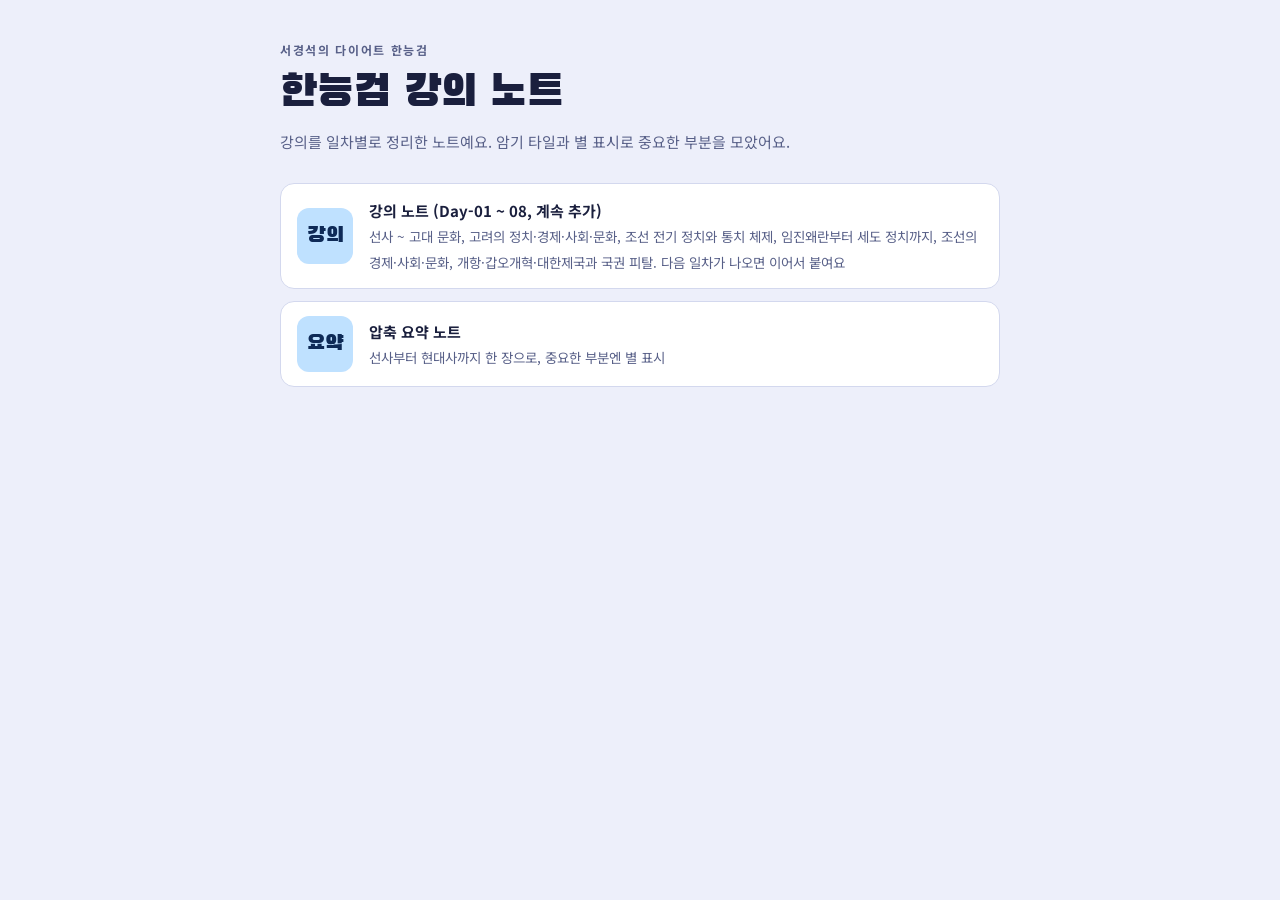
<file: index.html>
<!doctype html>
<html lang="ko">
<head>
<meta charset="utf-8">
<meta name="viewport" content="width=device-width, initial-scale=1">
<title>한능검 강의 노트</title>
<link rel="stylesheet" href="https://fonts.googleapis.com/css2?family=Black+Han+Sans&family=Noto+Sans+KR:wght@400;500;700&display=swap">
<style>
:root{--bg:#EDEFFA;--surface:#fff;--fg:#1A1F3D;--muted:#586088;--line:#D3D8EE;--accent:#3446C9;--tile:#BFE1FF;--tile-fg:#0E2A57;color-scheme:light}
*{box-sizing:border-box}
body{margin:0;background:var(--bg);color:var(--fg);font:15px/1.7 "Noto Sans KR","Apple SD Gothic Neo","Malgun Gothic",sans-serif;padding:40px max(16px,env(safe-area-inset-right,0px)) 56px max(16px,env(safe-area-inset-left,0px))}
main{max-width:720px;margin:0 auto}
.eyebrow{font-size:12px;letter-spacing:.14em;color:var(--muted);font-weight:700}
h1{font:400 clamp(30px,7vw,44px)/1.25 "Black Han Sans","Noto Sans KR",sans-serif;margin:6px 0 8px}
p{margin:0;color:var(--muted)}
ul{list-style:none;padding:0;margin:28px 0 0;display:grid;gap:12px}
a.day{display:flex;align-items:center;gap:16px;background:var(--surface);border:1px solid var(--line);border-radius:14px;padding:14px 16px;text-decoration:none;color:var(--fg)}
a.day:hover,a.day:focus-visible{border-color:var(--accent);outline:none}
.n{flex:none;width:56px;height:56px;border-radius:12px;background:var(--tile);color:var(--tile-fg);display:grid;place-items:center;font:400 22px/1 "Black Han Sans","Noto Sans KR",sans-serif}
.t{font-weight:700}.d{font-size:13.5px;color:var(--muted)}
</style>
</head>
<body>
<main>
  <div class="eyebrow">서경석의 다이어트 한능검</div>
  <h1>한능검 강의 노트</h1>
  <p>강의를 일차별로 정리한 노트예요. 암기 타일과 별 표시로 중요한 부분을 모았어요.</p>
  <ul>
    <li><a class="day" href="day01/"><span class="n">강의</span><span><span class="t">강의 노트 (Day-01 ~ 08, 계속 추가)</span><br><span class="d">선사 ~ 고대 문화, 고려의 정치·경제·사회·문화, 조선 전기 정치와 통치 체제, 임진왜란부터 세도 정치까지, 조선의 경제·사회·문화, 개항·갑오개혁·대한제국과 국권 피탈. 다음 일차가 나오면 이어서 붙여요</span></span></a></li>
    <li><a class="day" href="summary/"><span class="n">요약</span><span><span class="t">압축 요약 노트</span><br><span class="d">선사부터 현대사까지 한 장으로, 중요한 부분엔 별 표시</span></span></a></li>
  </ul>
</main>
</body>
</html>
</file>
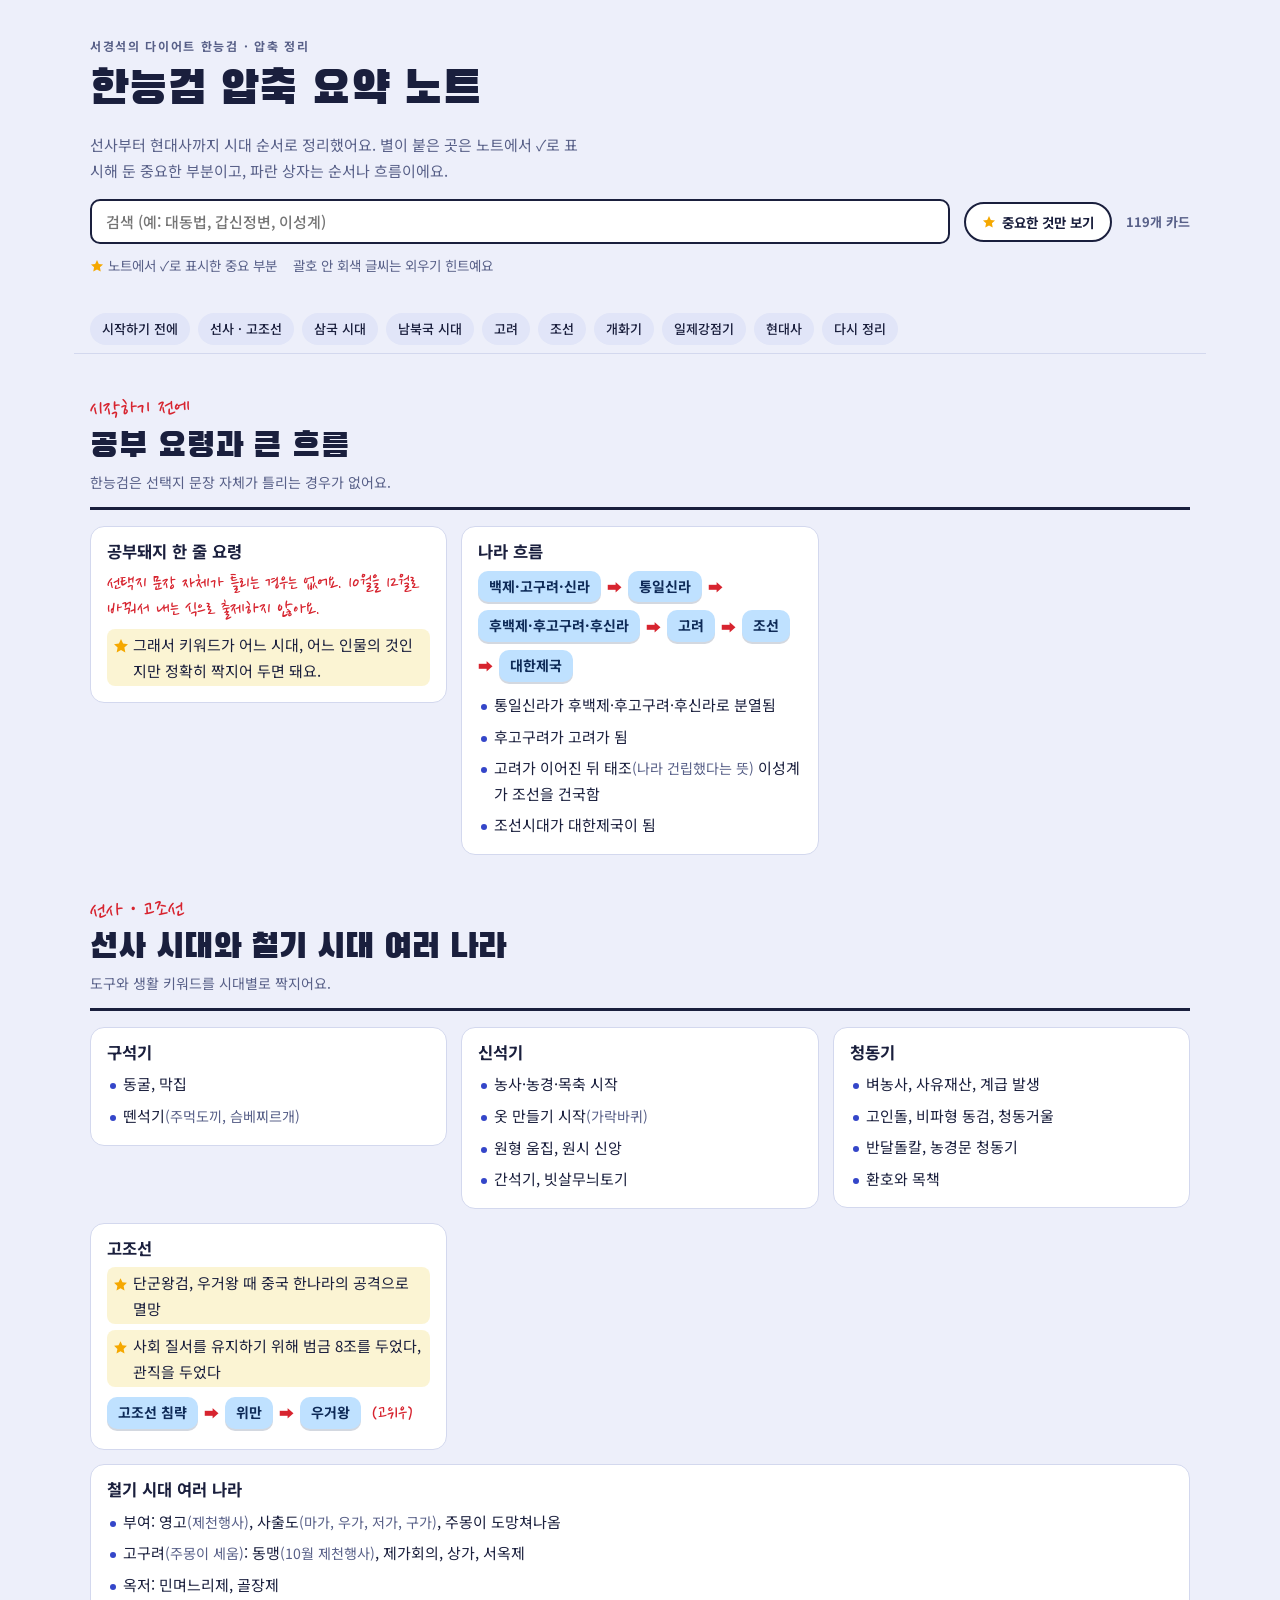
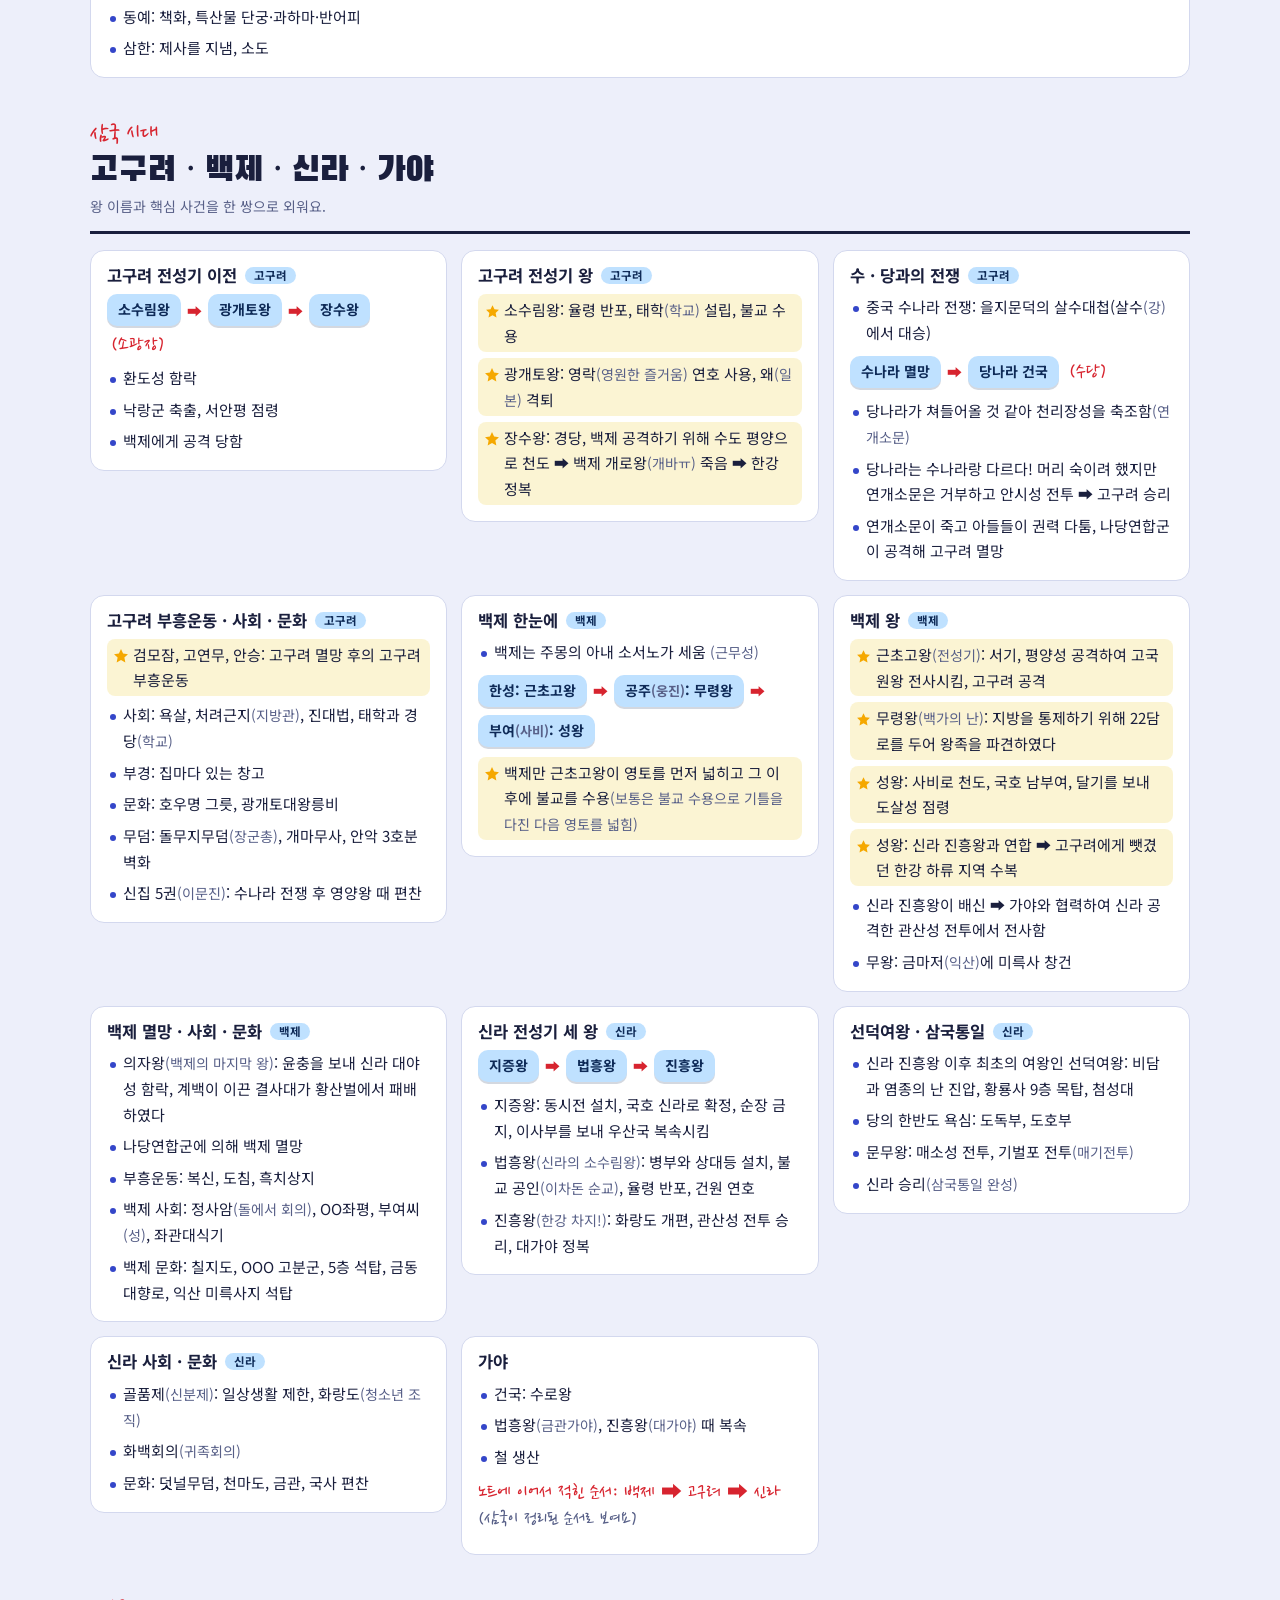
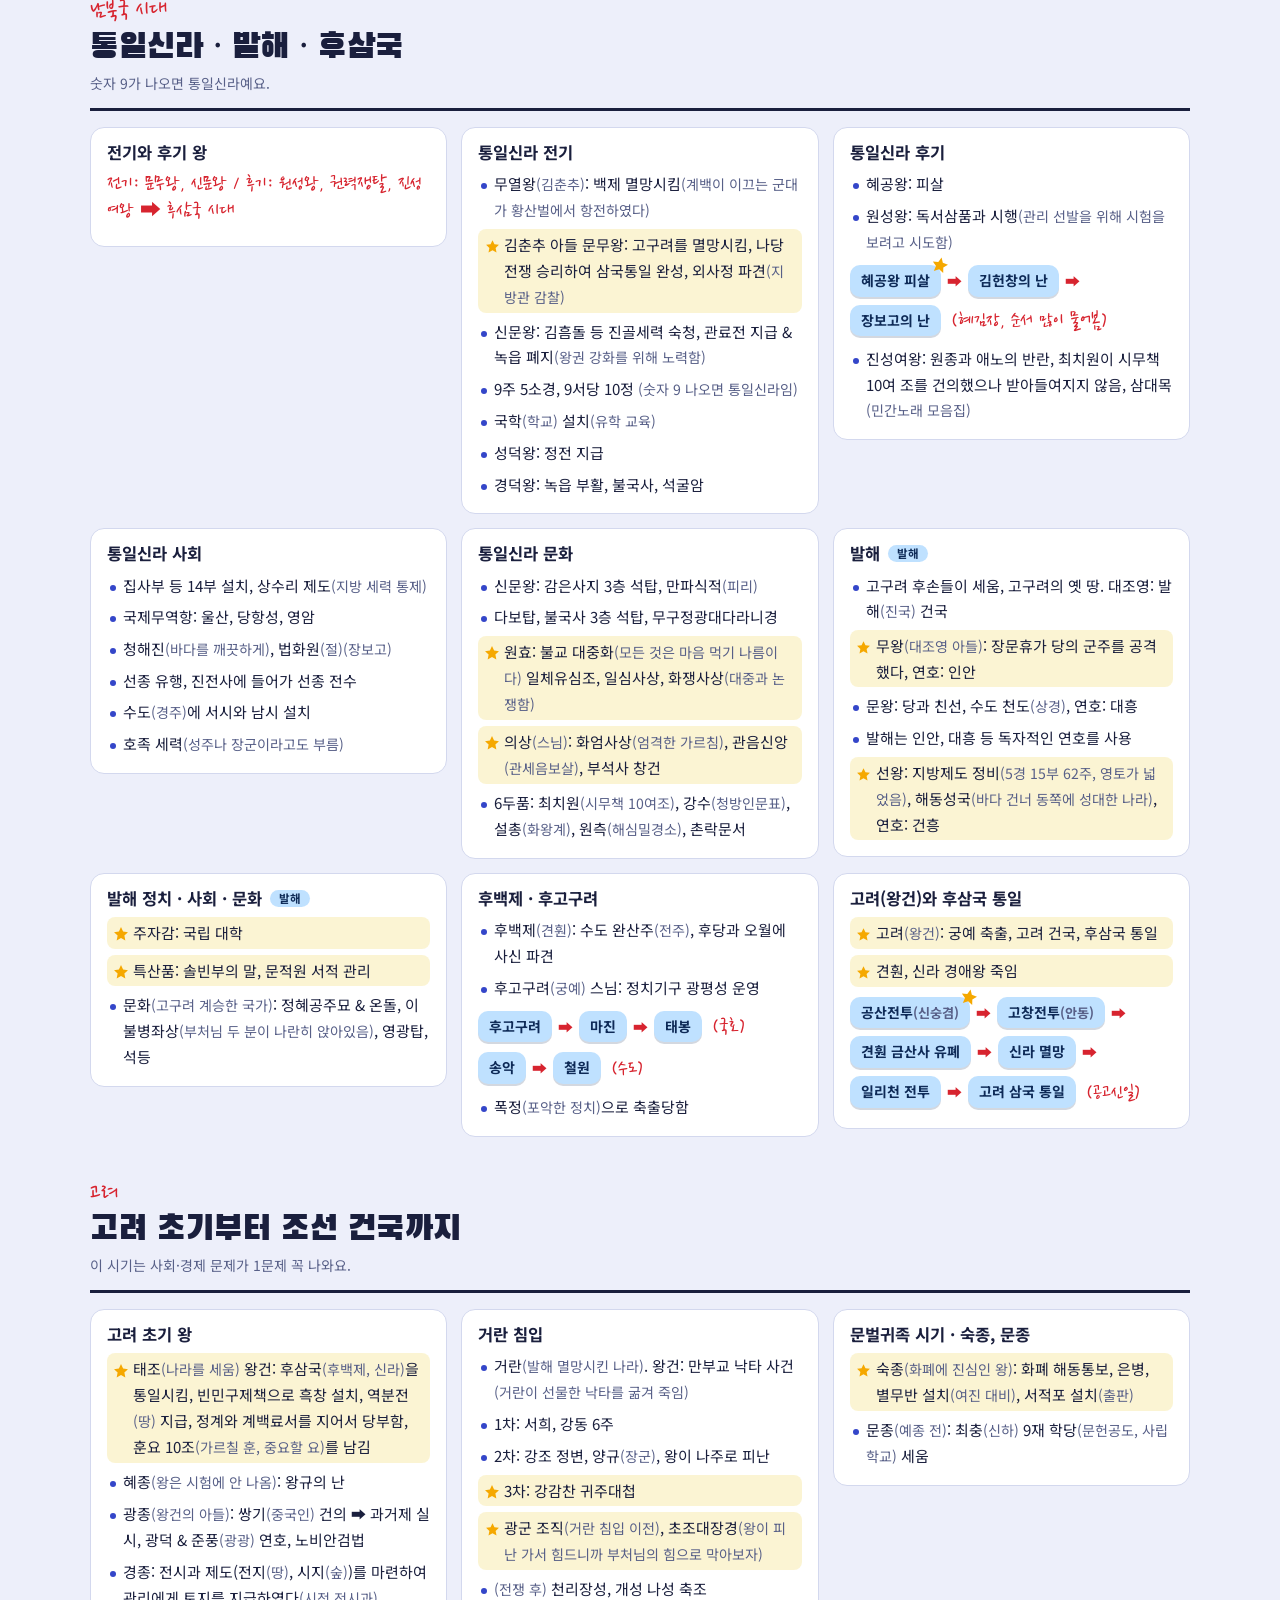
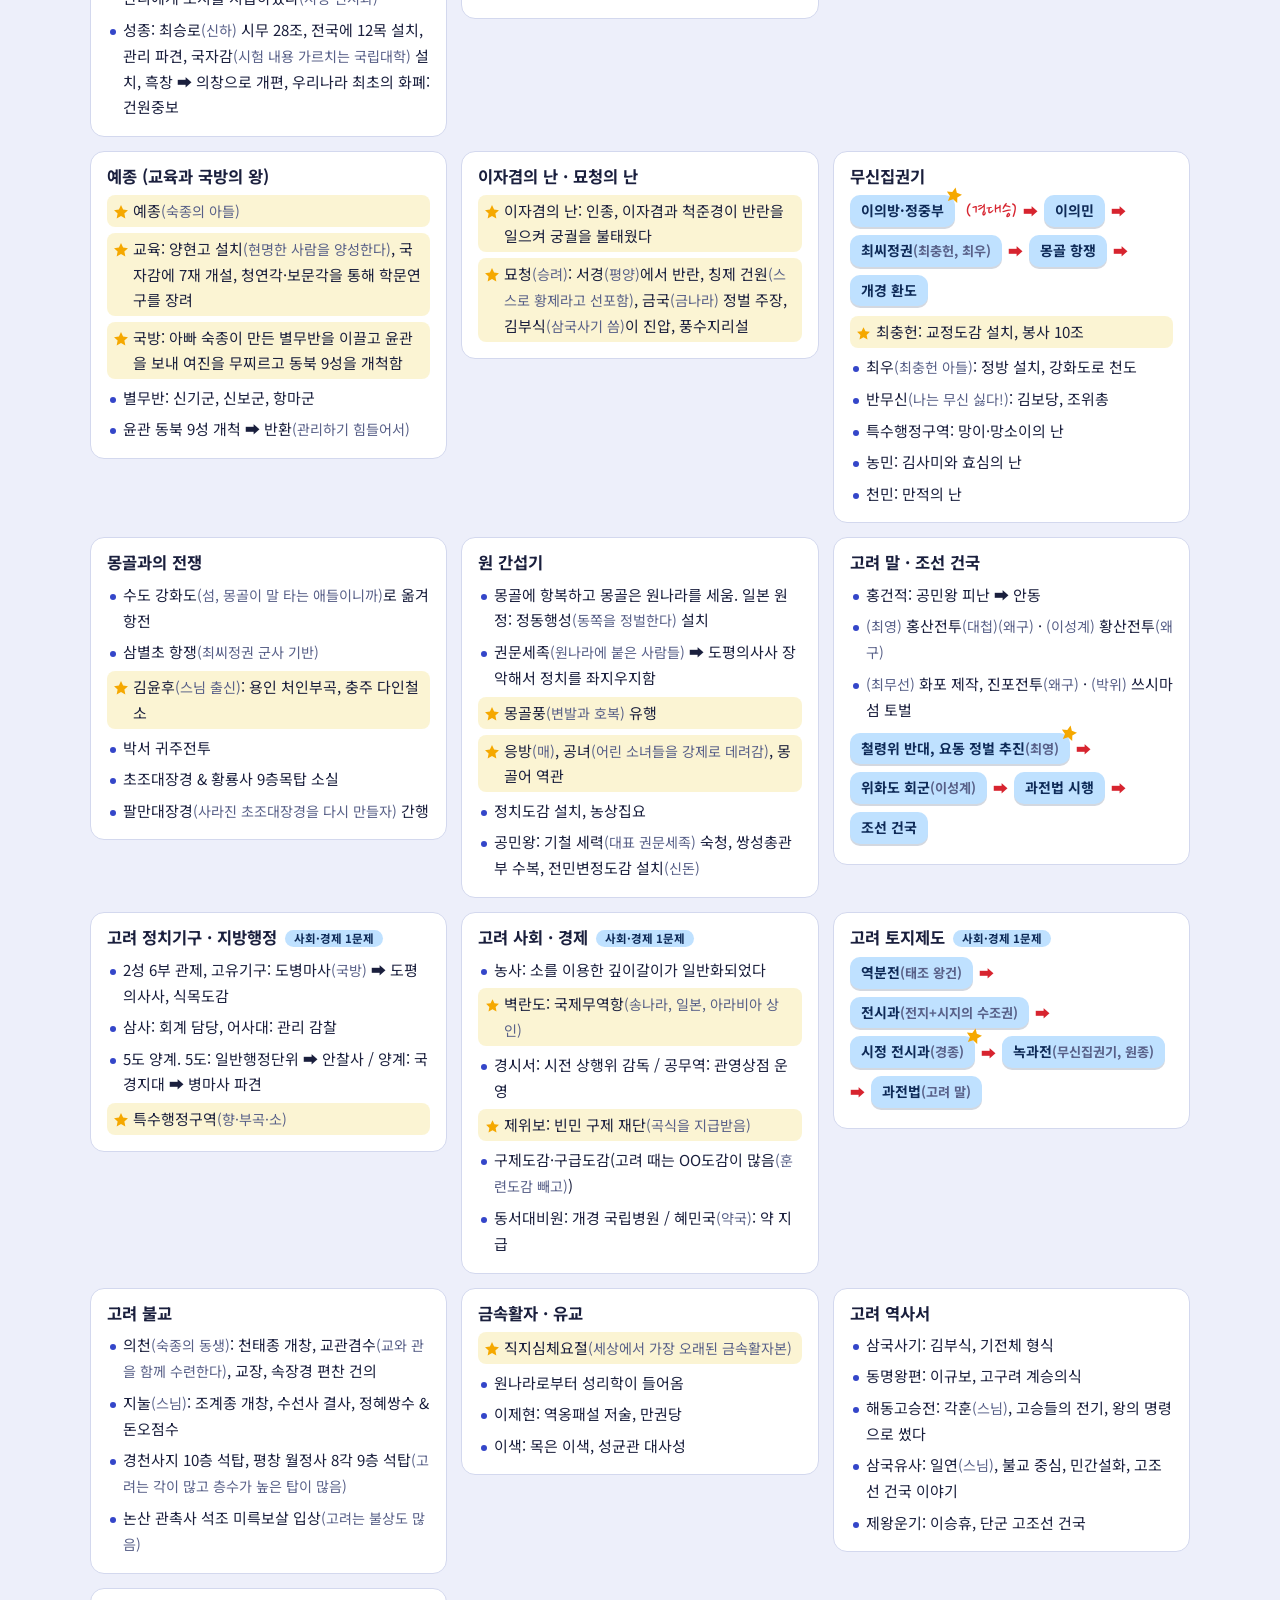
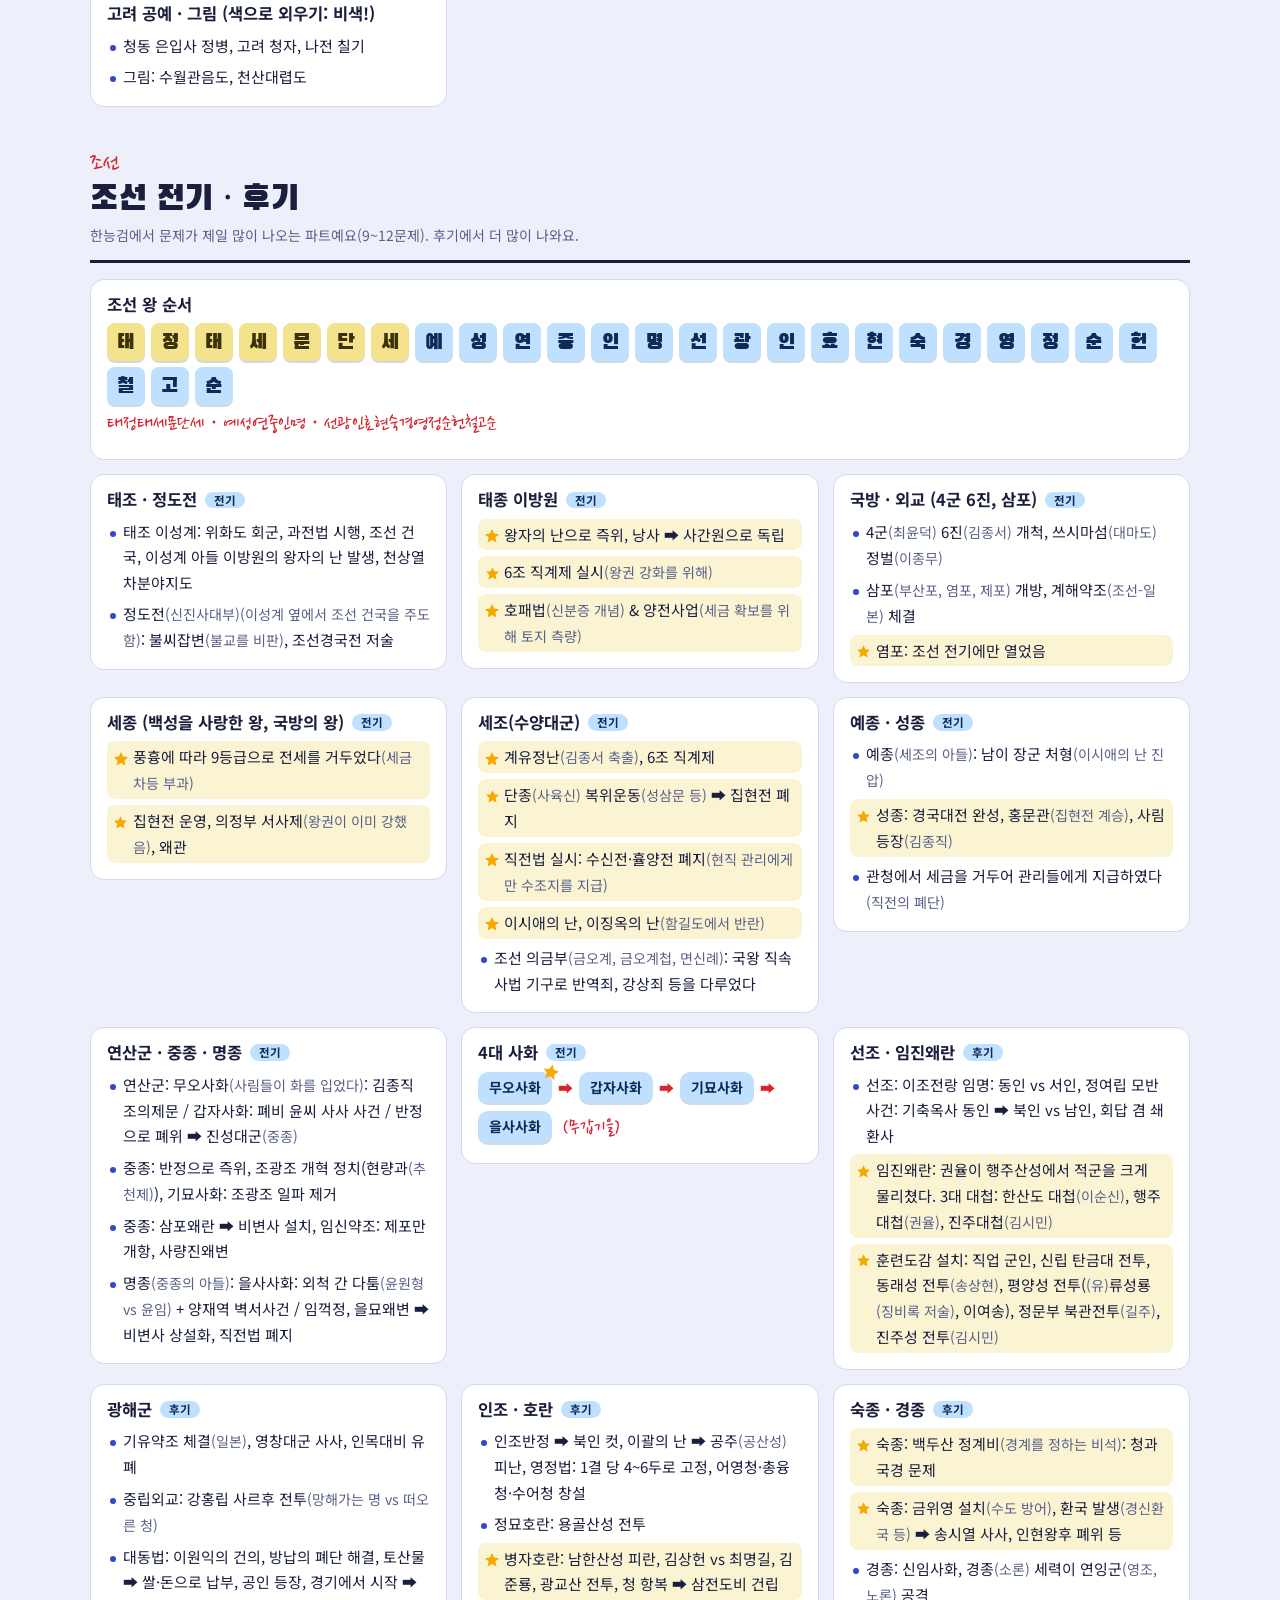
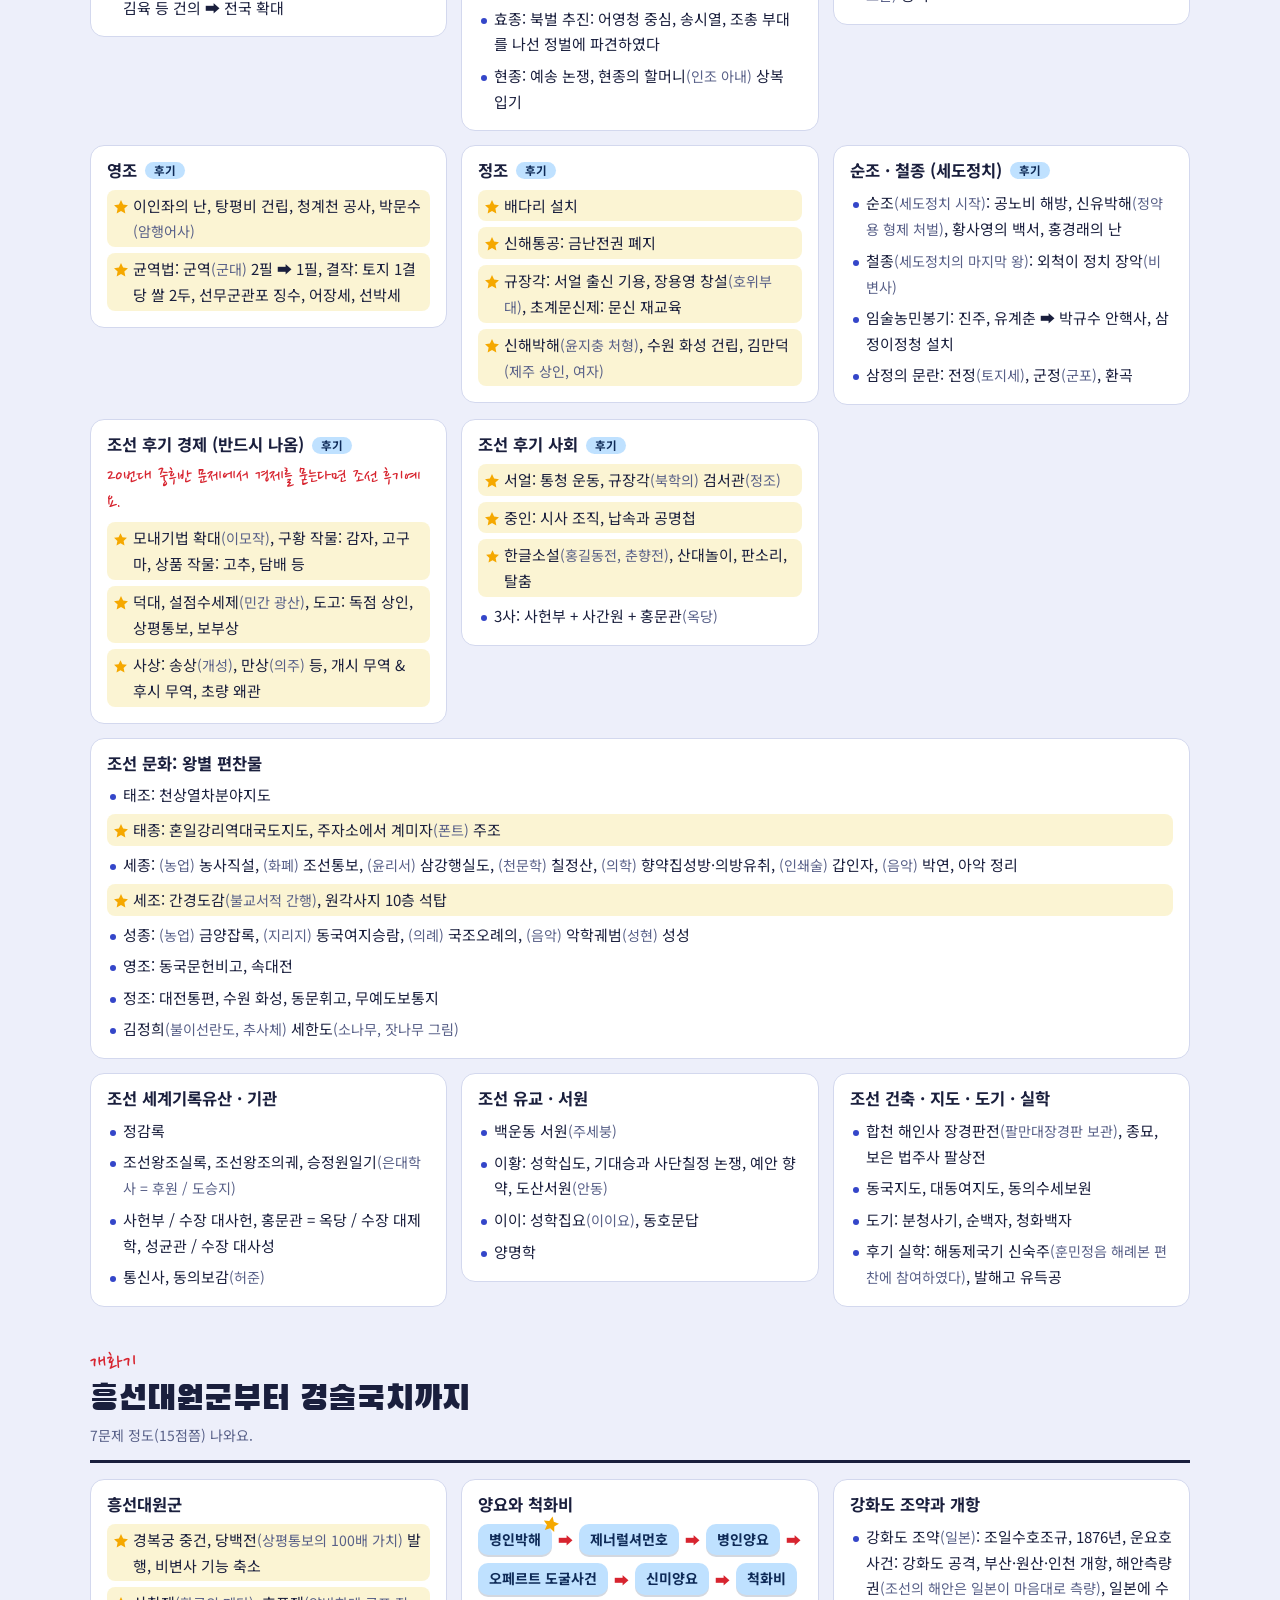
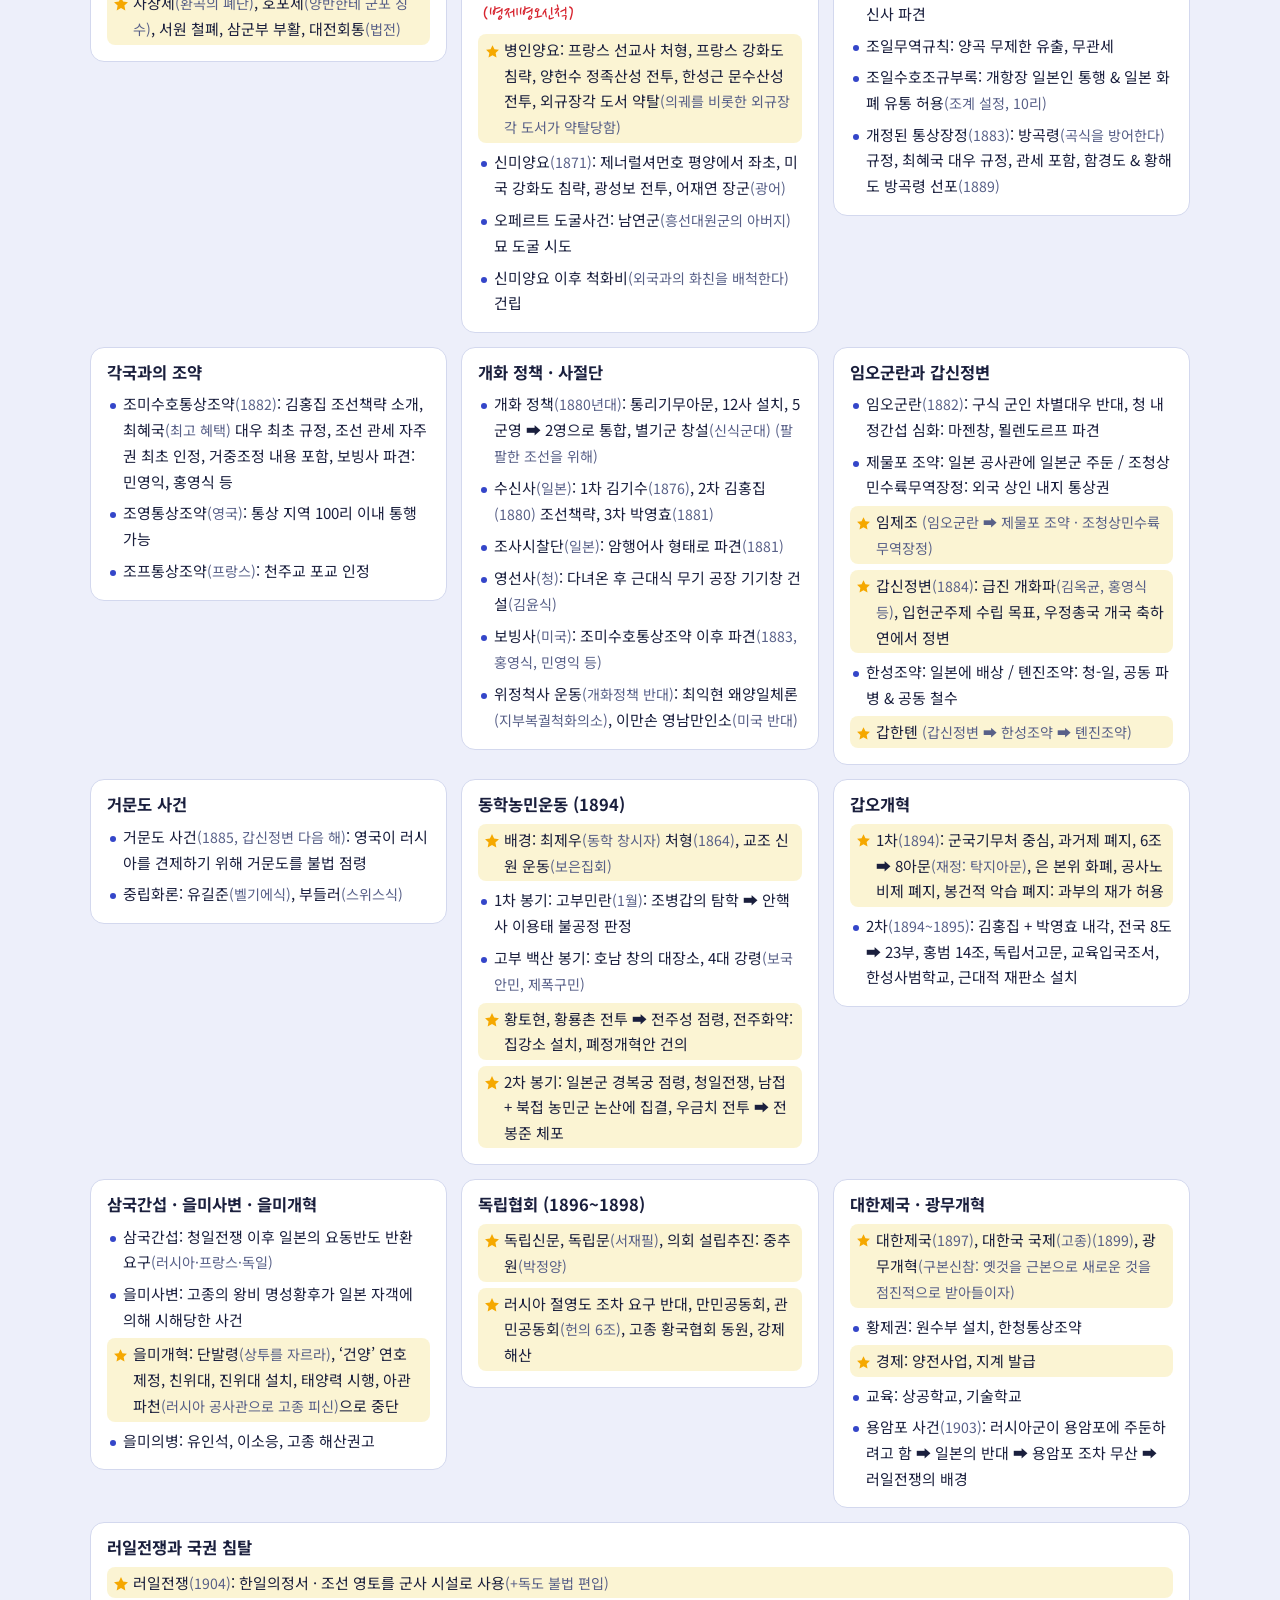
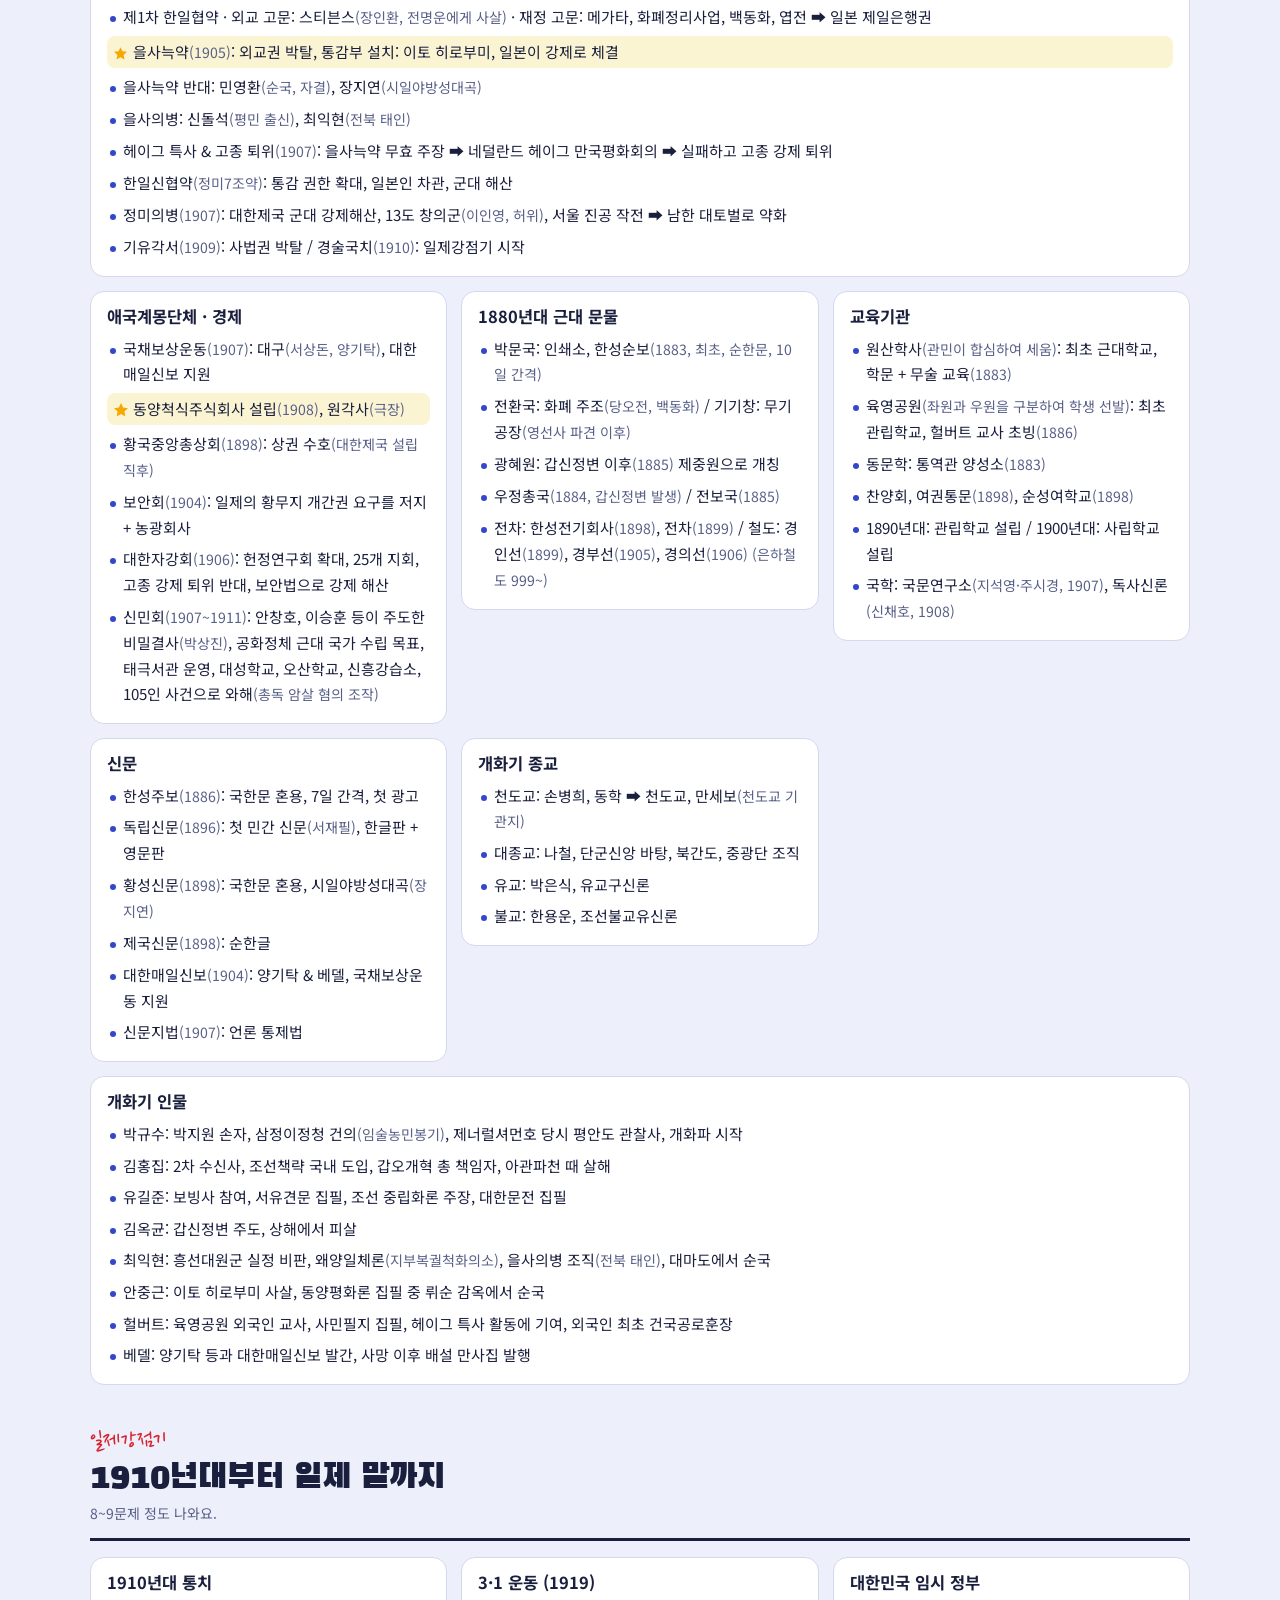
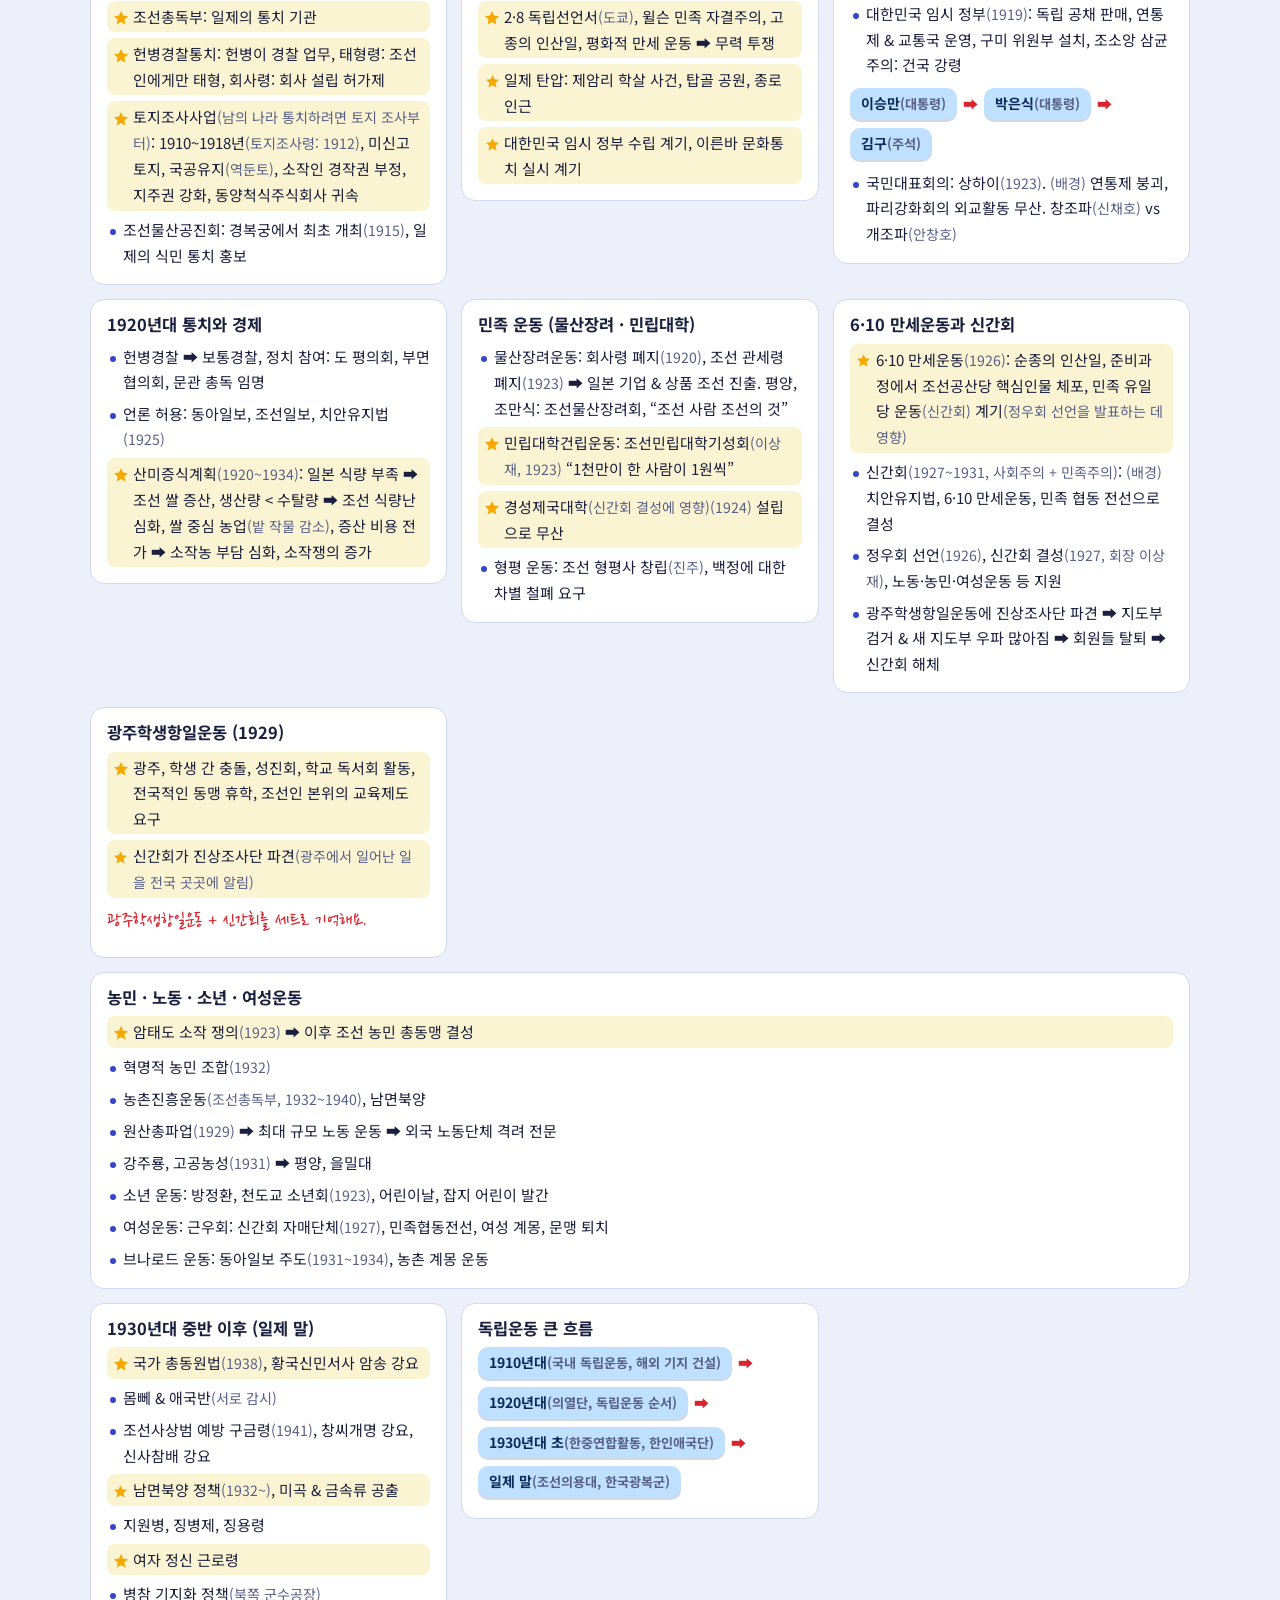
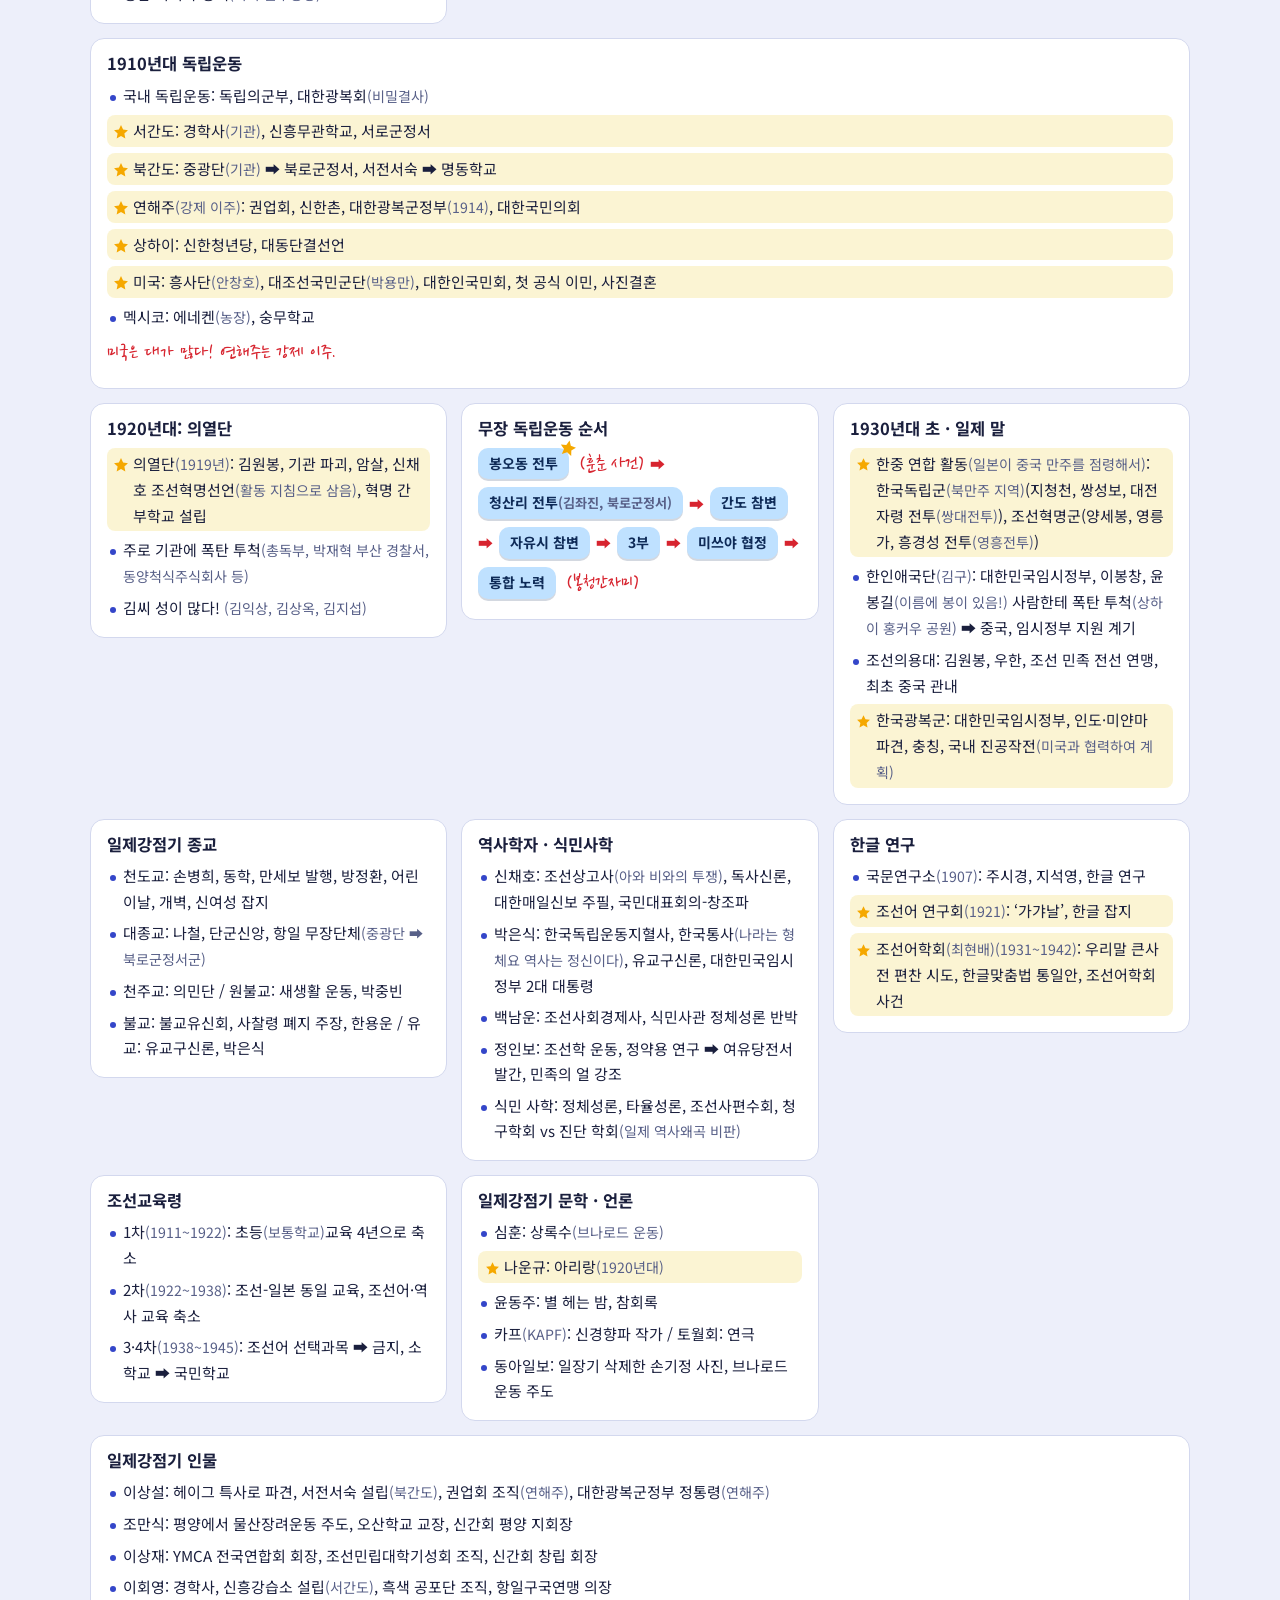
<file: summary/index.html>
<!doctype html>
<html lang="ko">
<head>
<meta charset="utf-8">
<meta name="viewport" content="width=device-width, initial-scale=1">
<title>한능검 압축 요약 노트</title>
<meta name="description" content="한국사능력검정시험을 선사부터 현대사까지 한 장으로 압축한 요약 노트. 중요한 부분엔 별 표시, 순서는 흐름도로 정리했어요.">
<link rel="preconnect" href="https://fonts.googleapis.com">
<link rel="preconnect" href="https://fonts.gstatic.com" crossorigin>
<link rel="stylesheet" href="https://fonts.googleapis.com/css2?family=Black+Han+Sans&family=Nanum+Pen+Script&family=Noto+Sans+KR:wght@400;500;700&display=swap">
<style>
/* Layout: 시대별 섹션 + 카드 그리드. 파란 타일·노란 포스트잇·빨간 마커·별은 1일차 노트와 같은 문법 */
:root {
  --bg: #EDEFFA; --surface: #FFFFFF; --board: #F6F7FF; --fg: #1A1F3D; --muted: #586088; --line: #D3D8EE;
  --tile: #BFE1FF; --tile-fg: #0E2A57; --sticky: #F4E28C; --sticky-fg: #3B3208; --marker: #D7242F; --star: #F5A800;
  --accent: #3446C9; --chip: #E1E5F8;
  --f-display: "Black Han Sans", "Noto Sans KR", "Apple SD Gothic Neo", "Malgun Gothic", sans-serif;
  --f-body: "Noto Sans KR", "Apple SD Gothic Neo", "Malgun Gothic", sans-serif;
  --f-hand: "Nanum Pen Script", "Noto Sans KR", cursive;
  --star-mask: url("data:image/svg+xml,%3Csvg xmlns='http://www.w3.org/2000/svg' viewBox='0 0 24 24'%3E%3Cpath d='M12 1.8l3.1 6.6 7.2.9-5.3 5 1.4 7.2L12 17.9l-6.4 3.6 1.4-7.2-5.3-5 7.2-.9z' stroke-linejoin='round'/%3E%3C/svg%3E");
  color-scheme: light;
}
* { box-sizing: border-box; }
html { scroll-behavior: smooth; scroll-padding-top: 68px; }
body { margin: 0; background: var(--bg); color: var(--fg); font-family: var(--f-body); font-size: 15px; line-height: 1.7;
  padding-inline: max(16px, env(safe-area-inset-left, 0px)) max(16px, env(safe-area-inset-right, 0px)); padding-bottom: 72px; }
.wrap { max-width: 1100px; margin: 0 auto; }
h1, h2, h3 { margin: 0; text-wrap: balance; line-height: 1.3; }
p { margin: 0; }
.s { display: inline-block; flex: none; width: 1.05em; height: 1.05em; vertical-align: -0.17em; background: var(--star);
  -webkit-mask: var(--star-mask) center / contain no-repeat; mask: var(--star-mask) center / contain no-repeat;
  --star-mask: url("data:image/svg+xml,%3Csvg xmlns='http://www.w3.org/2000/svg' viewBox='0 0 24 24'%3E%3Cpath d='M12 1.8l3.1 6.6 7.2.9-5.3 5 1.4 7.2L12 17.9l-6.4 3.6 1.4-7.2-5.3-5 7.2-.9z' stroke-linejoin='round'/%3E%3C/svg%3E"); }
.s { filter: drop-shadow(0 .5px 0 rgba(0,0,0,.3)); }

header.top { padding-block: 36px 14px; }
.eyebrow { font-size: 12px; letter-spacing: .14em; color: var(--muted); font-weight: 700; }
h1 { font-family: var(--f-display); font-weight: 400; font-size: clamp(30px, 7vw, 46px); margin-top: 6px; }
.sub { margin-top: 10px; color: var(--muted); max-width: 62ch; }
.tools { display: flex; flex-wrap: wrap; gap: 10px 14px; align-items: center; margin-top: 16px; }
.search { flex: 1 1 240px; min-width: 0; }
.search input { width: 100%; font: 500 15px var(--f-body); padding: 10px 14px; border: 2px solid var(--fg); border-radius: 10px; background: var(--surface); color: var(--fg); }
.toggle { appearance: none; border: 2px solid var(--fg); background: var(--surface); color: var(--fg); font: 700 13.5px var(--f-body); padding: 8px 16px; border-radius: 999px; cursor: pointer; display: inline-flex; align-items: center; gap: 6px; }
.toggle[aria-pressed="true"] { background: var(--marker); border-color: var(--marker); color: #fff; }
.search input:focus-visible, .toggle:focus-visible, nav a:focus-visible { outline: 3px solid var(--accent); outline-offset: 2px; }
.count { font-size: 13px; color: var(--muted); font-weight: 700; }
.legend { margin-top: 10px; font-size: 13.5px; color: var(--muted); display: flex; flex-wrap: wrap; gap: 6px 16px; }

nav { position: sticky; top: env(safe-area-inset-top, 0px); z-index: 5; background: var(--bg); border-bottom: 1px solid var(--line); margin-top: 14px;
  margin-inline: calc(-1 * max(16px, env(safe-area-inset-left, 0px))); padding: 8px max(16px, env(safe-area-inset-left, 0px)); }
nav ul { list-style: none; margin: 0 auto; padding: 0; max-width: 1100px; display: flex; gap: 8px; overflow-x: auto; scrollbar-width: none; }
nav a { display: block; white-space: nowrap; text-decoration: none; background: var(--chip); color: var(--fg); font-size: 13px; font-weight: 500; padding: 5px 12px; border-radius: 999px; }
nav a:hover { background: var(--accent); color: #fff; }

section { margin-top: 44px; }
.sh { display: grid; gap: 2px; padding-bottom: 12px; border-bottom: 3px solid var(--fg); }
.era { font-family: var(--f-hand); font-size: 25px; color: var(--marker); line-height: 1; transform: rotate(-1.5deg); transform-origin: left; display: inline-block; }
h2 { font-family: var(--f-display); font-weight: 400; font-size: clamp(25px, 5.5vw, 34px); }
.sh p { color: var(--muted); font-size: 14px; }

.grid { display: grid; grid-template-columns: repeat(auto-fill, minmax(min(100%, 310px), 1fr)); gap: 14px; margin-top: 16px; align-items: start; }
.card { background: var(--surface); border: 1px solid var(--line); border-radius: 14px; padding: 14px 16px 16px; min-width: 0; }
.card.wide { grid-column: 1 / -1; }
.card h3 { font-size: 16.5px; font-weight: 700; display: flex; flex-wrap: wrap; align-items: center; gap: 4px 8px; margin-bottom: 8px; }
.tag { font-size: 11.5px; font-weight: 700; background: var(--tile); color: var(--tile-fg); padding: 1px 9px; border-radius: 999px; white-space: nowrap; }
ul.pts { list-style: none; padding: 0; margin: 0; display: grid; gap: 6px; }
ul.pts li { position: relative; padding-left: 16px; }
ul.pts li::before { content: ""; position: absolute; left: 3px; top: .8em; width: 6px; height: 6px; border-radius: 50%; background: var(--accent); }
ul.pts li.st { padding: 3px 8px 3px 26px; border-radius: 8px; background: color-mix(in srgb, var(--sticky) 38%, transparent); }
ul.pts li.st::before { display: none; }
ul.pts li.st > .s { position: absolute; left: 6px; top: .62em; }
.par { color: var(--muted); font-size: .94em; }
.note { font-family: var(--f-hand); font-size: 21px; line-height: 1.25; color: var(--marker); margin: 6px 0; }
ul.pts + .flow, .flow + ul.pts, .flow + .flow, ul.pts + .note { margin-top: 10px; }

.flow { display: flex; flex-wrap: wrap; align-items: center; gap: 8px 6px; margin: 4px 0; }
.step { background: var(--tile); color: var(--tile-fg); font-weight: 700; padding: 4px 11px; border-radius: 10px; box-shadow: 0 2px 0 color-mix(in srgb, var(--tile-fg) 18%, transparent); font-size: 14px; position: relative; }
.step.star::after { content: ""; position: absolute; top: -9px; right: -8px; width: 18px; height: 18px; background: var(--star);
  -webkit-mask: var(--star-mask) center / contain no-repeat; mask: var(--star-mask) center / contain no-repeat; transform: rotate(12deg); filter: drop-shadow(0 .5px 0 rgba(0,0,0,.3)); }
.arr { color: var(--marker); font-weight: 700; font-size: 15px; }
.fnote { font-family: var(--f-hand); color: var(--marker); font-size: 21px; line-height: 1; margin-left: 4px; }
.tiles { display: flex; flex-wrap: wrap; gap: 6px; margin: 6px 0; }
.tiles b { display: grid; place-items: center; width: clamp(30px, 8vw, 38px); aspect-ratio: 1; border-radius: 8px; background: var(--tile); color: var(--tile-fg); font: 400 clamp(17px, 4.6vw, 21px)/1 var(--f-display); box-shadow: 0 2px 0 color-mix(in srgb, var(--tile-fg) 18%, transparent); }
.tiles b:nth-child(-n+7) { background: var(--sticky); color: var(--sticky-fg); }

.hide { display: none !important; }
.staronly ul.pts li:not(.st), .staronly .note { display: none; }
.empty { margin-top: 30px; text-align: center; color: var(--muted); }
footer { margin-top: 48px; color: var(--muted); font-size: 13px; max-width: 70ch; }
@media (prefers-reduced-motion: reduce) { html { scroll-behavior: auto; } }
</style>
</head>
<body>
<div class="wrap">
<header class="top">
  <div class="eyebrow">서경석의 다이어트 한능검 · 압축 정리</div>
  <h1>한능검 압축 요약 노트</h1>
  <p class="sub">선사부터 현대사까지 시대 순서로 정리했어요. 별이 붙은 곳은 노트에서 ✓로 표시해 둔 중요한 부분이고, 파란 상자는 순서나 흐름이에요.</p>
  <div class="tools">
    <div class="search"><input id="q" type="search" placeholder="검색 (예: 대동법, 갑신정변, 이성계)" aria-label="검색"></div>
    <button class="toggle" id="star" type="button" aria-pressed="false"><em class="s"></em><span id="starl">중요한 것만 보기</span></button>
    <span class="count" id="count" aria-live="polite"></span>
  </div>
  <div class="legend"><span><em class="s"></em> 노트에서 ✓로 표시한 중요 부분</span><span>괄호 안 회색 글씨는 외우기 힌트예요</span></div>
</header>
<nav aria-label="시대 목차"><ul><li><a href="#start">시작하기 전에</a></li><li><a href="#pre">선사 · 고조선</a></li><li><a href="#three">삼국 시대</a></li><li><a href="#unified">남북국 시대</a></li><li><a href="#goryeo">고려</a></li><li><a href="#joseon">조선</a></li><li><a href="#modern">개화기</a></li><li><a href="#japan">일제강점기</a></li><li><a href="#contemp">현대사</a></li><li><a href="#recap">다시 정리</a></li></ul></nav>
<main>
<section id="start"><header class="sh"><span class="era">시작하기 전에</span><h2>공부 요령과 큰 흐름</h2><p>한능검은 선택지 문장 자체가 틀리는 경우가 없어요.</p></header><div class="grid"><article class="card"><h3>공부돼지 한 줄 요령</h3><p class="note">선택지 문장 자체가 틀리는 경우는 없어요. 10월을 12월로 바꿔서 내는 식으로 출제하지 않아요.</p><ul class="pts"><li class="st"><em class="s" aria-label="중요"></em>그래서 키워드가 어느 시대, 어느 인물의 것인지만 정확히 짝지어 두면 돼요.</li></ul></article><article class="card"><h3>나라 흐름</h3><div class="flow"><span class="step">백제·고구려·신라</span><span class="arr" aria-hidden="true">➡</span><span class="step">통일신라</span><span class="arr" aria-hidden="true">➡</span><span class="step">후백제·후고구려·후신라</span><span class="arr" aria-hidden="true">➡</span><span class="step">고려</span><span class="arr" aria-hidden="true">➡</span><span class="step">조선</span><span class="arr" aria-hidden="true">➡</span><span class="step">대한제국</span></div><ul class="pts"><li class="">통일신라가 후백제·후고구려·후신라로 분열됨</li><li class="">후고구려가 고려가 됨</li><li class="">고려가 이어진 뒤 태조<span class="par">(나라 건립했다는 뜻)</span> 이성계가 조선을 건국함</li><li class="">조선시대가 대한제국이 됨</li></ul></article></div></section>
<section id="pre"><header class="sh"><span class="era">선사 · 고조선</span><h2>선사 시대와 철기 시대 여러 나라</h2><p>도구와 생활 키워드를 시대별로 짝지어요.</p></header><div class="grid"><article class="card"><h3>구석기</h3><ul class="pts"><li class="">동굴, 막집</li><li class="">뗀석기<span class="par">(주먹도끼, 슴베찌르개)</span></li></ul></article><article class="card"><h3>신석기</h3><ul class="pts"><li class="">농사·농경·목축 시작</li><li class="">옷 만들기 시작<span class="par">(가락바퀴)</span></li><li class="">원형 움집, 원시 신앙</li><li class="">간석기, 빗살무늬토기</li></ul></article><article class="card"><h3>청동기</h3><ul class="pts"><li class="">벼농사, 사유재산, 계급 발생</li><li class="">고인돌, 비파형 동검, 청동거울</li><li class="">반달돌칼, 농경문 청동기</li><li class="">환호와 목책</li></ul></article><article class="card"><h3>고조선</h3><ul class="pts"><li class="st"><em class="s" aria-label="중요"></em>단군왕검, 우거왕 때 중국 한나라의 공격으로 멸망</li><li class="st"><em class="s" aria-label="중요"></em>사회 질서를 유지하기 위해 범금 8조를 두었다, 관직을 두었다</li></ul><div class="flow"><span class="step">고조선 침략</span><span class="arr" aria-hidden="true">➡</span><span class="step">위만</span><span class="arr" aria-hidden="true">➡</span><span class="step">우거왕</span><span class="fnote">(고위우)</span></div></article><article class="card wide"><h3>철기 시대 여러 나라</h3><ul class="pts"><li class="">부여: 영고<span class="par">(제천행사)</span>, 사출도<span class="par">(마가, 우가, 저가, 구가)</span>, 주몽이 도망쳐나옴</li><li class="">고구려<span class="par">(주몽이 세움)</span>: 동맹<span class="par">(10월 제천행사)</span>, 제가회의, 상가, 서옥제</li><li class="">옥저: 민며느리제, 골장제</li><li class="">동예: 책화, 특산물 단궁·과하마·반어피</li><li class="">삼한: 제사를 지냄, 소도</li></ul></article></div></section>
<section id="three"><header class="sh"><span class="era">삼국 시대</span><h2>고구려 · 백제 · 신라 · 가야</h2><p>왕 이름과 핵심 사건을 한 쌍으로 외워요.</p></header><div class="grid"><article class="card"><h3>고구려 전성기 이전<span class="tag">고구려</span></h3><div class="flow"><span class="step">소수림왕</span><span class="arr" aria-hidden="true">➡</span><span class="step">광개토왕</span><span class="arr" aria-hidden="true">➡</span><span class="step">장수왕</span><span class="fnote">(소광장)</span></div><ul class="pts"><li class="">환도성 함락</li><li class="">낙랑군 축출, 서안평 점령</li><li class="">백제에게 공격 당함</li></ul></article><article class="card"><h3>고구려 전성기 왕<span class="tag">고구려</span></h3><ul class="pts"><li class="st"><em class="s" aria-label="중요"></em>소수림왕: 율령 반포, 태학<span class="par">(학교)</span> 설립, 불교 수용</li><li class="st"><em class="s" aria-label="중요"></em>광개토왕: 영락<span class="par">(영원한 즐거움)</span> 연호 사용, 왜<span class="par">(일본)</span> 격퇴</li><li class="st"><em class="s" aria-label="중요"></em>장수왕: 경당, 백제 공격하기 위해 수도 평양으로 천도 ➡ 백제 개로왕<span class="par">(개바ㅠ)</span> 죽음 ➡ 한강 정복</li></ul></article><article class="card"><h3>수 · 당과의 전쟁<span class="tag">고구려</span></h3><ul class="pts"><li class="">중국 수나라 전쟁: 을지문덕의 살수대첩(살수<span class="par">(강)</span>에서 대승)</li></ul><div class="flow"><span class="step">수나라 멸망</span><span class="arr" aria-hidden="true">➡</span><span class="step">당나라 건국</span><span class="fnote">(수당)</span></div><ul class="pts"><li class="">당나라가 쳐들어올 것 같아 천리장성을 축조함<span class="par">(연개소문)</span></li><li class="">당나라는 수나라랑 다르다! 머리 숙이려 했지만 연개소문은 거부하고 안시성 전투 ➡ 고구려 승리</li><li class="">연개소문이 죽고 아들들이 권력 다툼, 나당연합군이 공격해 고구려 멸망</li></ul></article><article class="card"><h3>고구려 부흥운동 · 사회 · 문화<span class="tag">고구려</span></h3><ul class="pts"><li class="st"><em class="s" aria-label="중요"></em>검모잠, 고연무, 안승: 고구려 멸망 후의 고구려 부흥운동</li><li class="">사회: 욕살, 처려근지<span class="par">(지방관)</span>, 진대법, 태학과 경당<span class="par">(학교)</span></li><li class="">부경: 집마다 있는 창고</li><li class="">문화: 호우명 그릇, 광개토대왕릉비</li><li class="">무덤: 돌무지무덤<span class="par">(장군총)</span>, 개마무사, 안악 3호분 벽화</li><li class="">신집 5권<span class="par">(이문진)</span>: 수나라 전쟁 후 영양왕 때 편찬</li></ul></article><article class="card"><h3>백제 한눈에<span class="tag">백제</span></h3><ul class="pts"><li class="">백제는 주몽의 아내 소서노가 세움 <span class="par">(근무성)</span></li></ul><div class="flow"><span class="step">한성: 근초고왕</span><span class="arr" aria-hidden="true">➡</span><span class="step">공주<span class="par">(웅진)</span>: 무령왕</span><span class="arr" aria-hidden="true">➡</span><span class="step">부여<span class="par">(사비)</span>: 성왕</span></div><ul class="pts"><li class="st"><em class="s" aria-label="중요"></em>백제만 근초고왕이 영토를 먼저 넓히고 그 이후에 불교를 수용<span class="par">(보통은 불교 수용으로 기틀을 다진 다음 영토를 넓힘)</span></li></ul></article><article class="card"><h3>백제 왕<span class="tag">백제</span></h3><ul class="pts"><li class="st"><em class="s" aria-label="중요"></em>근초고왕<span class="par">(전성기)</span>: 서기, 평양성 공격하여 고국원왕 전사시킴, 고구려 공격</li><li class="st"><em class="s" aria-label="중요"></em>무령왕<span class="par">(백가의 난)</span>: 지방을 통제하기 위해 22담로를 두어 왕족을 파견하였다</li><li class="st"><em class="s" aria-label="중요"></em>성왕: 사비로 천도, 국호 남부여, 달기를 보내 도살성 점령</li><li class="st"><em class="s" aria-label="중요"></em>성왕: 신라 진흥왕과 연합 ➡ 고구려에게 뺏겼던 한강 하류 지역 수복</li><li class="">신라 진흥왕이 배신 ➡ 가야와 협력하여 신라 공격한 관산성 전투에서 전사함</li><li class="">무왕: 금마저<span class="par">(익산)</span>에 미륵사 창건</li></ul></article><article class="card"><h3>백제 멸망 · 사회 · 문화<span class="tag">백제</span></h3><ul class="pts"><li class="">의자왕<span class="par">(백제의 마지막 왕)</span>: 윤충을 보내 신라 대야성 함락, 계백이 이끈 결사대가 황산벌에서 패배하였다</li><li class="">나당연합군에 의해 백제 멸망</li><li class="">부흥운동: 복신, 도침, 흑치상지</li><li class="">백제 사회: 정사암<span class="par">(돌에서 회의)</span>, OO좌평, 부여씨<span class="par">(성)</span>, 좌관대식기</li><li class="">백제 문화: 칠지도, OOO 고분군, 5층 석탑, 금동대향로, 익산 미륵사지 석탑</li></ul></article><article class="card"><h3>신라 전성기 세 왕<span class="tag">신라</span></h3><div class="flow"><span class="step">지증왕</span><span class="arr" aria-hidden="true">➡</span><span class="step">법흥왕</span><span class="arr" aria-hidden="true">➡</span><span class="step">진흥왕</span></div><ul class="pts"><li class="">지증왕: 동시전 설치, 국호 신라로 확정, 순장 금지, 이사부를 보내 우산국 복속시킴</li><li class="">법흥왕<span class="par">(신라의 소수림왕)</span>: 병부와 상대등 설치, 불교 공인<span class="par">(이차돈 순교)</span>, 율령 반포, 건원 연호</li><li class="">진흥왕<span class="par">(한강 차지!)</span>: 화랑도 개편, 관산성 전투 승리, 대가야 정복</li></ul></article><article class="card"><h3>선덕여왕 · 삼국통일<span class="tag">신라</span></h3><ul class="pts"><li class="">신라 진흥왕 이후 최초의 여왕인 선덕여왕: 비담과 염종의 난 진압, 황룡사 9층 목탑, 첨성대</li><li class="">당의 한반도 욕심: 도독부, 도호부</li><li class="">문무왕: 매소성 전투, 기벌포 전투<span class="par">(매기전투)</span></li><li class="">신라 승리<span class="par">(삼국통일 완성)</span></li></ul></article><article class="card"><h3>신라 사회 · 문화<span class="tag">신라</span></h3><ul class="pts"><li class="">골품제<span class="par">(신분제)</span>: 일상생활 제한, 화랑도<span class="par">(청소년 조직)</span></li><li class="">화백회의<span class="par">(귀족회의)</span></li><li class="">문화: 덧널무덤, 천마도, 금관, 국사 편찬</li></ul></article><article class="card"><h3>가야</h3><ul class="pts"><li class="">건국: 수로왕</li><li class="">법흥왕<span class="par">(금관가야)</span>, 진흥왕<span class="par">(대가야)</span> 때 복속</li><li class="">철 생산</li></ul><p class="note">노트에 이어서 적힌 순서: 백제 ➡ 고구려 ➡ 신라 <span class="par">(삼국이 정리된 순서로 보여요)</span></p></article></div></section>
<section id="unified"><header class="sh"><span class="era">남북국 시대</span><h2>통일신라 · 발해 · 후삼국</h2><p>숫자 9가 나오면 통일신라예요.</p></header><div class="grid"><article class="card"><h3>전기와 후기 왕</h3><p class="note">전기: 문무왕, 신문왕 / 후기: 원성왕, 권력쟁탈, 진성여왕 ➡ 후삼국 시대</p></article><article class="card"><h3>통일신라 전기</h3><ul class="pts"><li class="">무열왕<span class="par">(김춘추)</span>: 백제 멸망시킴<span class="par">(계백이 이끄는 군대가 황산벌에서 항전하였다)</span></li><li class="st"><em class="s" aria-label="중요"></em>김춘추 아들 문무왕: 고구려를 멸망시킴, 나당 전쟁 승리하여 삼국통일 완성, 외사정 파견<span class="par">(지방관 감찰)</span></li><li class="">신문왕: 김흠돌 등 진골세력 숙청, 관료전 지급 &amp; 녹읍 폐지<span class="par">(왕권 강화를 위해 노력함)</span></li><li class="">9주 5소경, 9서당 10정 <span class="par">(숫자 9 나오면 통일신라임)</span></li><li class="">국학<span class="par">(학교)</span> 설치<span class="par">(유학 교육)</span></li><li class="">성덕왕: 정전 지급</li><li class="">경덕왕: 녹읍 부활, 불국사, 석굴암</li></ul></article><article class="card"><h3>통일신라 후기</h3><ul class="pts"><li class="">혜공왕: 피살</li><li class="">원성왕: 독서삼품과 시행<span class="par">(관리 선발을 위해 시험을 보려고 시도함)</span></li></ul><div class="flow keep"><span class="step star">혜공왕 피살</span><span class="arr" aria-hidden="true">➡</span><span class="step">김헌창의 난</span><span class="arr" aria-hidden="true">➡</span><span class="step">장보고의 난</span><span class="fnote">(혜김장, 순서 많이 물어봄)</span></div><ul class="pts"><li class="">진성여왕: 원종과 애노의 반란, 최치원이 시무책 10여 조를 건의했으나 받아들여지지 않음, 삼대목<span class="par">(민간노래 모음집)</span></li></ul></article><article class="card"><h3>통일신라 사회</h3><ul class="pts"><li class="">집사부 등 14부 설치, 상수리 제도<span class="par">(지방 세력 통제)</span></li><li class="">국제무역항: 울산, 당항성, 영암</li><li class="">청해진<span class="par">(바다를 깨끗하게)</span>, 법화원<span class="par">(절)</span><span class="par">(장보고)</span></li><li class="">선종 유행, 진전사에 들어가 선종 전수</li><li class="">수도<span class="par">(경주)</span>에 서시와 남시 설치</li><li class="">호족 세력<span class="par">(성주나 장군이라고도 부름)</span></li></ul></article><article class="card"><h3>통일신라 문화</h3><ul class="pts"><li class="">신문왕: 감은사지 3층 석탑, 만파식적<span class="par">(피리)</span></li><li class="">다보탑, 불국사 3층 석탑, 무구정광대다라니경</li><li class="st"><em class="s" aria-label="중요"></em>원효: 불교 대중화<span class="par">(모든 것은 마음 먹기 나름이다)</span> 일체유심조, 일심사상, 화쟁사상<span class="par">(대중과 논쟁함)</span></li><li class="st"><em class="s" aria-label="중요"></em>의상<span class="par">(스님)</span>: 화엄사상<span class="par">(엄격한 가르침)</span>, 관음신앙<span class="par">(관세음보살)</span>, 부석사 창건</li><li class="">6두품: 최치원<span class="par">(시무책 10여조)</span>, 강수<span class="par">(청방인문표)</span>, 설총<span class="par">(화왕계)</span>, 원측<span class="par">(해심밀경소)</span>, 촌락문서</li></ul></article><article class="card"><h3>발해<span class="tag">발해</span></h3><ul class="pts"><li class="">고구려 후손들이 세움, 고구려의 옛 땅. 대조영: 발해<span class="par">(진국)</span> 건국</li><li class="st"><em class="s" aria-label="중요"></em>무왕<span class="par">(대조영 아들)</span>: 장문휴가 당의 군주를 공격했다, 연호: 인안</li><li class="">문왕: 당과 친선, 수도 천도<span class="par">(상경)</span>, 연호: 대흥</li><li class="">발해는 인안, 대흥 등 독자적인 연호를 사용</li><li class="st"><em class="s" aria-label="중요"></em>선왕: 지방제도 정비<span class="par">(5경 15부 62주, 영토가 넓었음)</span>, 해동성국<span class="par">(바다 건너 동쪽에 성대한 나라)</span>, 연호: 건흥</li></ul></article><article class="card"><h3>발해 정치 · 사회 · 문화<span class="tag">발해</span></h3><ul class="pts"><li class="st"><em class="s" aria-label="중요"></em>주자감: 국립 대학</li><li class="st"><em class="s" aria-label="중요"></em>특산품: 솔빈부의 말, 문적원 서적 관리</li><li class="">문화<span class="par">(고구려 계승한 국가)</span>: 정혜공주묘 &amp; 온돌, 이불병좌상<span class="par">(부처님 두 분이 나란히 앉아있음)</span>, 영광탑, 석등</li></ul></article><article class="card"><h3>후백제 · 후고구려</h3><ul class="pts"><li class="">후백제<span class="par">(견훤)</span>: 수도 완산주<span class="par">(전주)</span>, 후당과 오월에 사신 파견</li><li class="">후고구려<span class="par">(궁예)</span> 스님: 정치기구 광평성 운영</li></ul><div class="flow"><span class="step">후고구려</span><span class="arr" aria-hidden="true">➡</span><span class="step">마진</span><span class="arr" aria-hidden="true">➡</span><span class="step">태봉</span><span class="fnote">(국호)</span></div><div class="flow"><span class="step">송악</span><span class="arr" aria-hidden="true">➡</span><span class="step">철원</span><span class="fnote">(수도)</span></div><ul class="pts"><li class="">폭정<span class="par">(포악한 정치)</span>으로 축출당함</li></ul></article><article class="card"><h3>고려(왕건)와 후삼국 통일</h3><ul class="pts"><li class="st"><em class="s" aria-label="중요"></em>고려<span class="par">(왕건)</span>: 궁예 축출, 고려 건국, 후삼국 통일</li><li class="st"><em class="s" aria-label="중요"></em>견훤, 신라 경애왕 죽임</li></ul><div class="flow keep"><span class="step star">공산전투<span class="par">(신숭겸)</span></span><span class="arr" aria-hidden="true">➡</span><span class="step">고창전투<span class="par">(안동)</span></span><span class="arr" aria-hidden="true">➡</span><span class="step">견훤 금산사 유폐</span><span class="arr" aria-hidden="true">➡</span><span class="step">신라 멸망</span><span class="arr" aria-hidden="true">➡</span><span class="step">일리천 전투</span><span class="arr" aria-hidden="true">➡</span><span class="step">고려 삼국 통일</span><span class="fnote">(공고신일)</span></div></article></div></section>
<section id="goryeo"><header class="sh"><span class="era">고려</span><h2>고려 초기부터 조선 건국까지</h2><p>이 시기는 사회·경제 문제가 1문제 꼭 나와요.</p></header><div class="grid"><article class="card"><h3>고려 초기 왕</h3><ul class="pts"><li class="st"><em class="s" aria-label="중요"></em>태조<span class="par">(나라를 세움)</span> 왕건: 후삼국<span class="par">(후백제, 신라)</span>을 통일시킴, 빈민구제책으로 흑창 설치, 역분전<span class="par">(땅)</span> 지급, 정계와 계백료서를 지어서 당부함, 훈요 10조<span class="par">(가르칠 훈, 중요할 요)</span>를 남김</li><li class="">혜종<span class="par">(왕은 시험에 안 나옴)</span>: 왕규의 난</li><li class="">광종<span class="par">(왕건의 아들)</span>: 쌍기<span class="par">(중국인)</span> 건의 ➡ 과거제 실시, 광덕 &amp; 준풍<span class="par">(광광)</span> 연호, 노비안검법</li><li class="">경종: 전시과 제도(전지<span class="par">(땅)</span>, 시지<span class="par">(숲)</span>)를 마련하여 관리에게 토지를 지급하였다<span class="par">(시정 전시과)</span></li><li class="">성종: 최승로<span class="par">(신하)</span> 시무 28조, 전국에 12목 설치, 관리 파견, 국자감<span class="par">(시험 내용 가르치는 국립대학)</span> 설치, 흑창 ➡ 의창으로 개편, 우리나라 최초의 화폐: 건원중보</li></ul></article><article class="card"><h3>거란 침입</h3><ul class="pts"><li class="">거란<span class="par">(발해 멸망시킨 나라)</span>. 왕건: 만부교 낙타 사건<span class="par">(거란이 선물한 낙타를 굶겨 죽임)</span></li><li class="">1차: 서희, 강동 6주</li><li class="">2차: 강조 정변, 양규<span class="par">(장군)</span>, 왕이 나주로 피난</li><li class="st"><em class="s" aria-label="중요"></em>3차: 강감찬 귀주대첩</li><li class="st"><em class="s" aria-label="중요"></em>광군 조직<span class="par">(거란 침입 이전)</span>, 초조대장경<span class="par">(왕이 피난 가서 힘드니까 부처님의 힘으로 막아보자)</span></li><li class=""><span class="par">(전쟁 후)</span> 천리장성, 개성 나성 축조</li></ul></article><article class="card"><h3>문벌귀족 시기 · 숙종, 문종</h3><ul class="pts"><li class="st"><em class="s" aria-label="중요"></em>숙종<span class="par">(화폐에 진심인 왕)</span>: 화폐 해동통보, 은병, 별무반 설치<span class="par">(여진 대비)</span>, 서적포 설치<span class="par">(출판)</span></li><li class="">문종<span class="par">(예종 전)</span>: 최충<span class="par">(신하)</span> 9재 학당<span class="par">(문헌공도, 사립학교)</span> 세움</li></ul></article><article class="card"><h3>예종 (교육과 국방의 왕)</h3><ul class="pts"><li class="st"><em class="s" aria-label="중요"></em>예종<span class="par">(숙종의 아들)</span></li><li class="st"><em class="s" aria-label="중요"></em>교육: 양현고 설치<span class="par">(현명한 사람을 양성한다)</span>, 국자감에 7재 개설, 청연각·보문각을 통해 학문연구를 장려</li><li class="st"><em class="s" aria-label="중요"></em>국방: 아빠 숙종이 만든 별무반을 이끌고 윤관을 보내 여진을 무찌르고 동북 9성을 개척함</li><li class="">별무반: 신기군, 신보군, 항마군</li><li class="">윤관 동북 9성 개척 ➡ 반환<span class="par">(관리하기 힘들어서)</span></li></ul></article><article class="card"><h3>이자겸의 난 · 묘청의 난</h3><ul class="pts"><li class="st"><em class="s" aria-label="중요"></em>이자겸의 난: 인종, 이자겸과 척준경이 반란을 일으켜 궁궐을 불태웠다</li><li class="st"><em class="s" aria-label="중요"></em>묘청<span class="par">(승려)</span>: 서경<span class="par">(평양)</span>에서 반란, 칭제 건원<span class="par">(스스로 황제라고 선포함)</span>, 금국<span class="par">(금나라)</span> 정벌 주장, 김부식<span class="par">(삼국사기 씀)</span>이 진압, 풍수지리설</li></ul></article><article class="card"><h3>무신집권기</h3><div class="flow keep"><span class="step star">이의방·정중부</span><span class="fnote">(경대승)</span><span class="arr" aria-hidden="true">➡</span><span class="step">이의민</span><span class="arr" aria-hidden="true">➡</span><span class="step">최씨정권<span class="par">(최충헌, 최우)</span></span><span class="arr" aria-hidden="true">➡</span><span class="step">몽골 항쟁</span><span class="arr" aria-hidden="true">➡</span><span class="step">개경 환도</span></div><ul class="pts"><li class="st"><em class="s" aria-label="중요"></em>최충헌: 교정도감 설치, 봉사 10조</li><li class="">최우<span class="par">(최충헌 아들)</span>: 정방 설치, 강화도로 천도</li><li class="">반무신<span class="par">(나는 무신 싫다!)</span>: 김보당, 조위총</li><li class="">특수행정구역: 망이·망소이의 난</li><li class="">농민: 김사미와 효심의 난</li><li class="">천민: 만적의 난</li></ul></article><article class="card"><h3>몽골과의 전쟁</h3><ul class="pts"><li class="">수도 강화도<span class="par">(섬, 몽골이 말 타는 애들이니까)</span>로 옮겨 항전</li><li class="">삼별초 항쟁<span class="par">(최씨정권 군사 기반)</span></li><li class="st"><em class="s" aria-label="중요"></em>김윤후<span class="par">(스님 출신)</span>: 용인 처인부곡, 충주 다인철소</li><li class="">박서 귀주전투</li><li class="">초조대장경 &amp; 황룡사 9층목탑 소실</li><li class="">팔만대장경<span class="par">(사라진 초조대장경을 다시 만들자)</span> 간행</li></ul></article><article class="card"><h3>원 간섭기</h3><ul class="pts"><li class="">몽골에 항복하고 몽골은 원나라를 세움. 일본 원정: 정동행성<span class="par">(동쪽을 정벌한다)</span> 설치</li><li class="">권문세족<span class="par">(원나라에 붙은 사람들)</span> ➡ 도평의사사 장악해서 정치를 좌지우지함</li><li class="st"><em class="s" aria-label="중요"></em>몽골풍<span class="par">(변발과 호복)</span> 유행</li><li class="st"><em class="s" aria-label="중요"></em>응방<span class="par">(매)</span>, 공녀<span class="par">(어린 소녀들을 강제로 데려감)</span>, 몽골어 역관</li><li class="">정치도감 설치, 농상집요</li><li class="">공민왕: 기철 세력<span class="par">(대표 권문세족)</span> 숙청, 쌍성총관부 수복, 전민변정도감 설치<span class="par">(신돈)</span></li></ul></article><article class="card"><h3>고려 말 · 조선 건국</h3><ul class="pts"><li class="">홍건적: 공민왕 피난 ➡ 안동</li><li class=""><span class="par">(최영)</span> 홍산전투<span class="par">(대첩)</span><span class="par">(왜구)</span> · <span class="par">(이성계)</span> 황산전투<span class="par">(왜구)</span></li><li class=""><span class="par">(최무선)</span> 화포 제작, 진포전투<span class="par">(왜구)</span> · <span class="par">(박위)</span> 쓰시마섬 토벌</li></ul><div class="flow keep"><span class="step star">철령위 반대, 요동 정벌 추진<span class="par">(최영)</span></span><span class="arr" aria-hidden="true">➡</span><span class="step">위화도 회군<span class="par">(이성계)</span></span><span class="arr" aria-hidden="true">➡</span><span class="step">과전법 시행</span><span class="arr" aria-hidden="true">➡</span><span class="step">조선 건국</span></div></article><article class="card"><h3>고려 정치기구 · 지방행정<span class="tag">사회·경제 1문제</span></h3><ul class="pts"><li class="">2성 6부 관제, 고유기구: 도병마사<span class="par">(국방)</span> ➡ 도평의사사, 식목도감</li><li class="">삼사: 회계 담당, 어사대: 관리 감찰</li><li class="">5도 양계. 5도: 일반행정단위 ➡ 안찰사 / 양계: 국경지대 ➡ 병마사 파견</li><li class="st"><em class="s" aria-label="중요"></em>특수행정구역<span class="par">(향·부곡·소)</span></li></ul></article><article class="card"><h3>고려 사회 · 경제<span class="tag">사회·경제 1문제</span></h3><ul class="pts"><li class="">농사: 소를 이용한 깊이갈이가 일반화되었다</li><li class="st"><em class="s" aria-label="중요"></em>벽란도: 국제무역항<span class="par">(송나라, 일본, 아라비아 상인)</span></li><li class="">경시서: 시전 상행위 감독 / 공무역: 관영상점 운영</li><li class="st"><em class="s" aria-label="중요"></em>제위보: 빈민 구제 재단<span class="par">(곡식을 지급받음)</span></li><li class="">구제도감·구급도감(고려 때는 OO도감이 많음<span class="par">(훈련도감 빼고)</span>)</li><li class="">동서대비원: 개경 국립병원 / 혜민국<span class="par">(약국)</span>: 약 지급</li></ul></article><article class="card"><h3>고려 토지제도<span class="tag">사회·경제 1문제</span></h3><div class="flow"><span class="step">역분전<span class="par">(태조 왕건)</span></span><span class="arr" aria-hidden="true">➡</span><span class="step">전시과<span class="par">(전지+시지의 수조권)</span></span><span class="arr" aria-hidden="true">➡</span><span class="step star">시정 전시과<span class="par">(경종)</span></span><span class="arr" aria-hidden="true">➡</span><span class="step">녹과전<span class="par">(무신집권기, 원종)</span></span><span class="arr" aria-hidden="true">➡</span><span class="step">과전법<span class="par">(고려 말)</span></span></div></article><article class="card"><h3>고려 불교</h3><ul class="pts"><li class="">의천<span class="par">(숙종의 동생)</span>: 천태종 개창, 교관겸수<span class="par">(교와 관을 함께 수련한다)</span>, 교장, 속장경 편찬 건의</li><li class="">지눌<span class="par">(스님)</span>: 조계종 개창, 수선사 결사, 정혜쌍수 &amp; 돈오점수</li><li class="">경천사지 10층 석탑, 평창 월정사 8각 9층 석탑<span class="par">(고려는 각이 많고 층수가 높은 탑이 많음)</span></li><li class="">논산 관촉사 석조 미륵보살 입상<span class="par">(고려는 불상도 많음)</span></li></ul></article><article class="card"><h3>금속활자 · 유교</h3><ul class="pts"><li class="st"><em class="s" aria-label="중요"></em>직지심체요절<span class="par">(세상에서 가장 오래된 금속활자본)</span></li><li class="">원나라로부터 성리학이 들어옴</li><li class="">이제현: 역옹패설 저술, 만권당</li><li class="">이색: 목은 이색, 성균관 대사성</li></ul></article><article class="card"><h3>고려 역사서</h3><ul class="pts"><li class="">삼국사기: 김부식, 기전체 형식</li><li class="">동명왕편: 이규보, 고구려 계승의식</li><li class="">해동고승전: 각훈<span class="par">(스님)</span>, 고승들의 전기, 왕의 명령으로 썼다</li><li class="">삼국유사: 일연<span class="par">(스님)</span>, 불교 중심, 민간설화, 고조선 건국 이야기</li><li class="">제왕운기: 이승휴, 단군 고조선 건국</li></ul></article><article class="card"><h3>고려 공예 · 그림 (색으로 외우기: 비색!)</h3><ul class="pts"><li class="">청동 은입사 정병, 고려 청자, 나전 칠기</li><li class="">그림: 수월관음도, 천산대렵도</li></ul></article></div></section>
<section id="joseon"><header class="sh"><span class="era">조선</span><h2>조선 전기 · 후기</h2><p>한능검에서 문제가 제일 많이 나오는 파트예요(9~12문제). 후기에서 더 많이 나와요.</p></header><div class="grid"><article class="card wide"><h3>조선 왕 순서</h3><div class="tiles"><b>태</b><b>정</b><b>태</b><b>세</b><b>문</b><b>단</b><b>세</b><b>예</b><b>성</b><b>연</b><b>중</b><b>인</b><b>명</b><b>선</b><b>광</b><b>인</b><b>효</b><b>현</b><b>숙</b><b>경</b><b>영</b><b>정</b><b>순</b><b>헌</b><b>철</b><b>고</b><b>순</b></div><p class="note">태정태세문단세 · 예성연중인명 · 선광인효현숙경영정순헌철고순</p></article><article class="card"><h3>태조 · 정도전<span class="tag">전기</span></h3><ul class="pts"><li class="">태조 이성계: 위화도 회군, 과전법 시행, 조선 건국, 이성계 아들 이방원의 왕자의 난 발생, 천상열차분야지도</li><li class="">정도전<span class="par">(신진사대부)</span><span class="par">(이성계 옆에서 조선 건국을 주도함)</span>: 불씨잡변<span class="par">(불교를 비판)</span>, 조선경국전 저술</li></ul></article><article class="card"><h3>태종 이방원<span class="tag">전기</span></h3><ul class="pts"><li class="st"><em class="s" aria-label="중요"></em>왕자의 난으로 즉위, 낭사 ➡ 사간원으로 독립</li><li class="st"><em class="s" aria-label="중요"></em>6조 직계제 실시<span class="par">(왕권 강화를 위해)</span></li><li class="st"><em class="s" aria-label="중요"></em>호패법<span class="par">(신분증 개념)</span> &amp; 양전사업<span class="par">(세금 확보를 위해 토지 측량)</span></li></ul></article><article class="card"><h3>국방 · 외교 (4군 6진, 삼포)<span class="tag">전기</span></h3><ul class="pts"><li class="">4군<span class="par">(최윤덕)</span> 6진<span class="par">(김종서)</span> 개척, 쓰시마섬<span class="par">(대마도)</span> 정벌<span class="par">(이종무)</span></li><li class="">삼포<span class="par">(부산포, 염포, 제포)</span> 개방, 계해약조<span class="par">(조선-일본)</span> 체결</li><li class="st"><em class="s" aria-label="중요"></em>염포: 조선 전기에만 열었음</li></ul></article><article class="card"><h3>세종 (백성을 사랑한 왕, 국방의 왕)<span class="tag">전기</span></h3><ul class="pts"><li class="st"><em class="s" aria-label="중요"></em>풍흉에 따라 9등급으로 전세를 거두었다<span class="par">(세금 차등 부과)</span></li><li class="st"><em class="s" aria-label="중요"></em>집현전 운영, 의정부 서사제<span class="par">(왕권이 이미 강했음)</span>, 왜관</li></ul></article><article class="card"><h3>세조(수양대군)<span class="tag">전기</span></h3><ul class="pts"><li class="st"><em class="s" aria-label="중요"></em>계유정난<span class="par">(김종서 축출)</span>, 6조 직계제</li><li class="st"><em class="s" aria-label="중요"></em>단종<span class="par">(사육신)</span> 복위운동<span class="par">(성삼문 등)</span> ➡ 집현전 폐지</li><li class="st"><em class="s" aria-label="중요"></em>직전법 실시: 수신전·휼양전 폐지<span class="par">(현직 관리에게만 수조지를 지급)</span></li><li class="st"><em class="s" aria-label="중요"></em>이시애의 난, 이징옥의 난<span class="par">(함길도에서 반란)</span></li><li class="">조선 의금부<span class="par">(금오계, 금오계첩, 면신례)</span>: 국왕 직속 사법 기구로 반역죄, 강상죄 등을 다루었다</li></ul></article><article class="card"><h3>예종 · 성종<span class="tag">전기</span></h3><ul class="pts"><li class="">예종<span class="par">(세조의 아들)</span>: 남이 장군 처형<span class="par">(이시애의 난 진압)</span></li><li class="st"><em class="s" aria-label="중요"></em>성종: 경국대전 완성, 홍문관<span class="par">(집현전 계승)</span>, 사림 등장<span class="par">(김종직)</span></li><li class="">관청에서 세금을 거두어 관리들에게 지급하였다<span class="par">(직전의 폐단)</span></li></ul></article><article class="card"><h3>연산군 · 중종 · 명종<span class="tag">전기</span></h3><ul class="pts"><li class="">연산군: 무오사화<span class="par">(사림들이 화를 입었다)</span>: 김종직 조의제문 / 갑자사화: 폐비 윤씨 사사 사건 / 반정으로 폐위 ➡ 진성대군<span class="par">(중종)</span></li><li class="">중종: 반정으로 즉위, 조광조 개혁 정치(현량과<span class="par">(추천제)</span>), 기묘사화: 조광조 일파 제거</li><li class="">중종: 삼포왜란 ➡ 비변사 설치, 임신약조: 제포만 개항, 사량진왜변</li><li class="">명종<span class="par">(중종의 아들)</span>: 을사사화: 외척 간 다툼<span class="par">(윤원형 vs 윤임)</span> + 양재역 벽서사건 / 임꺽정, 을묘왜변 ➡ 비변사 상설화, 직전법 폐지</li></ul></article><article class="card"><h3>4대 사화<span class="tag">전기</span></h3><div class="flow keep"><span class="step star">무오사화</span><span class="arr" aria-hidden="true">➡</span><span class="step">갑자사화</span><span class="arr" aria-hidden="true">➡</span><span class="step">기묘사화</span><span class="arr" aria-hidden="true">➡</span><span class="step">을사사화</span><span class="fnote">(무갑기을)</span></div></article><article class="card"><h3>선조 · 임진왜란<span class="tag">후기</span></h3><ul class="pts"><li class="">선조: 이조전랑 임명: 동인 vs 서인, 정여립 모반 사건: 기축옥사 동인 ➡ 북인 vs 남인, 회답 겸 쇄환사</li><li class="st"><em class="s" aria-label="중요"></em>임진왜란: 권율이 행주산성에서 적군을 크게 물리쳤다. 3대 대첩: 한산도 대첩<span class="par">(이순신)</span>, 행주대첩<span class="par">(권율)</span>, 진주대첩<span class="par">(김시민)</span></li><li class="st"><em class="s" aria-label="중요"></em>훈련도감 설치: 직업 군인, 신립 탄금대 전투, 동래성 전투<span class="par">(송상현)</span>, 평양성 전투(<span class="par">(유)</span>류성룡<span class="par">(징비록 저술)</span>, 이여송), 정문부 북관전투<span class="par">(길주)</span>, 진주성 전투<span class="par">(김시민)</span></li></ul></article><article class="card"><h3>광해군<span class="tag">후기</span></h3><ul class="pts"><li class="">기유약조 체결<span class="par">(일본)</span>, 영창대군 사사, 인목대비 유폐</li><li class="">중립외교: 강홍립 사르후 전투<span class="par">(망해가는 명 vs 떠오른 청)</span></li><li class="">대동법: 이원익의 건의, 방납의 폐단 해결, 토산물 ➡ 쌀·돈으로 납부, 공인 등장, 경기에서 시작 ➡ 김육 등 건의 ➡ 전국 확대</li></ul></article><article class="card"><h3>인조 · 호란<span class="tag">후기</span></h3><ul class="pts"><li class="">인조반정 ➡ 북인 컷, 이괄의 난 ➡ 공주<span class="par">(공산성)</span> 피난, 영정법: 1결 당 4~6두로 고정, 어영청·총융청·수어청 창설</li><li class="">정묘호란: 용골산성 전투</li><li class="st"><em class="s" aria-label="중요"></em>병자호란: 남한산성 피란, 김상헌 vs 최명길, 김준룡, 광교산 전투, 청 항복 ➡ 삼전도비 건립</li><li class="">효종: 북벌 추진: 어영청 중심, 송시열, 조총 부대를 나선 정벌에 파견하였다</li><li class="">현종: 예송 논쟁, 현종의 할머니<span class="par">(인조 아내)</span> 상복 입기</li></ul></article><article class="card"><h3>숙종 · 경종<span class="tag">후기</span></h3><ul class="pts"><li class="st"><em class="s" aria-label="중요"></em>숙종: 백두산 정계비<span class="par">(경계를 정하는 비석)</span>: 청과 국경 문제</li><li class="st"><em class="s" aria-label="중요"></em>숙종: 금위영 설치<span class="par">(수도 방어)</span>, 환국 발생<span class="par">(경신환국 등)</span> ➡ 송시열 사사, 인현왕후 폐위 등</li><li class="">경종: 신임사화, 경종<span class="par">(소론)</span> 세력이 연잉군<span class="par">(영조, 노론)</span> 공격</li></ul></article><article class="card"><h3>영조<span class="tag">후기</span></h3><ul class="pts"><li class="st"><em class="s" aria-label="중요"></em>이인좌의 난, 탕평비 건립, 청계천 공사, 박문수<span class="par">(암행어사)</span></li><li class="st"><em class="s" aria-label="중요"></em>균역법: 군역<span class="par">(군대)</span> 2필 ➡ 1필, 결작: 토지 1결당 쌀 2두, 선무군관포 징수, 어장세, 선박세</li></ul></article><article class="card"><h3>정조<span class="tag">후기</span></h3><ul class="pts"><li class="st"><em class="s" aria-label="중요"></em>배다리 설치</li><li class="st"><em class="s" aria-label="중요"></em>신해통공: 금난전권 폐지</li><li class="st"><em class="s" aria-label="중요"></em>규장각: 서얼 출신 기용, 장용영 창설<span class="par">(호위부대)</span>, 초계문신제: 문신 재교육</li><li class="st"><em class="s" aria-label="중요"></em>신해박해<span class="par">(윤지충 처형)</span>, 수원 화성 건립, 김만덕<span class="par">(제주 상인, 여자)</span></li></ul></article><article class="card"><h3>순조 · 철종 (세도정치)<span class="tag">후기</span></h3><ul class="pts"><li class="">순조<span class="par">(세도정치 시작)</span>: 공노비 해방, 신유박해<span class="par">(정약용 형제 처벌)</span>, 황사영의 백서, 홍경래의 난</li><li class="">철종<span class="par">(세도정치의 마지막 왕)</span>: 외척이 정치 장악<span class="par">(비변사)</span></li><li class="">임술농민봉기: 진주, 유계춘 ➡ 박규수 안핵사, 삼정이정청 설치</li><li class="">삼정의 문란: 전정<span class="par">(토지세)</span>, 군정<span class="par">(군포)</span>, 환곡</li></ul></article><article class="card"><h3>조선 후기 경제 (반드시 나옴)<span class="tag">후기</span></h3><p class="note">20번대 중후반 문제에서 경제를 묻는다면 조선 후기예요.</p><ul class="pts"><li class="st"><em class="s" aria-label="중요"></em>모내기법 확대<span class="par">(이모작)</span>, 구황 작물: 감자, 고구마, 상품 작물: 고추, 담배 등</li><li class="st"><em class="s" aria-label="중요"></em>덕대, 설점수세제<span class="par">(민간 광산)</span>, 도고: 독점 상인, 상평통보, 보부상</li><li class="st"><em class="s" aria-label="중요"></em>사상: 송상<span class="par">(개성)</span>, 만상<span class="par">(의주)</span> 등, 개시 무역 &amp; 후시 무역, 초량 왜관</li></ul></article><article class="card"><h3>조선 후기 사회<span class="tag">후기</span></h3><ul class="pts"><li class="st"><em class="s" aria-label="중요"></em>서얼: 통청 운동, 규장각<span class="par">(북학의)</span> 검서관<span class="par">(정조)</span></li><li class="st"><em class="s" aria-label="중요"></em>중인: 시사 조직, 납속과 공명첩</li><li class="st"><em class="s" aria-label="중요"></em>한글소설<span class="par">(홍길동전, 춘향전)</span>, 산대놀이, 판소리, 탈춤</li><li class="">3사: 사헌부 + 사간원 + 홍문관<span class="par">(옥당)</span></li></ul></article><article class="card wide"><h3>조선 문화: 왕별 편찬물</h3><ul class="pts"><li class="">태조: 천상열차분야지도</li><li class="st"><em class="s" aria-label="중요"></em>태종: 혼일강리역대국도지도, 주자소에서 계미자<span class="par">(폰트)</span> 주조</li><li class="">세종: <span class="par">(농업)</span> 농사직설, <span class="par">(화폐)</span> 조선통보, <span class="par">(윤리서)</span> 삼강행실도, <span class="par">(천문학)</span> 칠정산, <span class="par">(의학)</span> 향약집성방·의방유취, <span class="par">(인쇄술)</span> 갑인자, <span class="par">(음악)</span> 박연, 아악 정리</li><li class="st"><em class="s" aria-label="중요"></em>세조: 간경도감<span class="par">(불교서적 간행)</span>, 원각사지 10층 석탑</li><li class="">성종: <span class="par">(농업)</span> 금양잡록, <span class="par">(지리지)</span> 동국여지승람, <span class="par">(의례)</span> 국조오례의, <span class="par">(음악)</span> 악학궤범<span class="par">(성현)</span> 성성</li><li class="">영조: 동국문헌비고, 속대전</li><li class="">정조: 대전통편, 수원 화성, 동문휘고, 무예도보통지</li><li class="">김정희<span class="par">(불이선란도, 추사체)</span> 세한도<span class="par">(소나무, 잣나무 그림)</span></li></ul></article><article class="card"><h3>조선 세계기록유산 · 기관</h3><ul class="pts"><li class="">정감록</li><li class="">조선왕조실록, 조선왕조의궤, 승정원일기<span class="par">(은대학사 = 후원 / 도승지)</span></li><li class="">사헌부 / 수장 대사헌, 홍문관 = 옥당 / 수장 대제학, 성균관 / 수장 대사성</li><li class="">통신사, 동의보감<span class="par">(허준)</span></li></ul></article><article class="card"><h3>조선 유교 · 서원</h3><ul class="pts"><li class="">백운동 서원<span class="par">(주세붕)</span></li><li class="">이황: 성학십도, 기대승과 사단칠정 논쟁, 예안 향약, 도산서원<span class="par">(안동)</span></li><li class="">이이: 성학집요<span class="par">(이이요)</span>, 동호문답</li><li class="">양명학</li></ul></article><article class="card"><h3>조선 건축 · 지도 · 도기 · 실학</h3><ul class="pts"><li class="">합천 해인사 장경판전<span class="par">(팔만대장경판 보관)</span>, 종묘, 보은 법주사 팔상전</li><li class="">동국지도, 대동여지도, 동의수세보원</li><li class="">도기: 분청사기, 순백자, 청화백자</li><li class="">후기 실학: 해동제국기 신숙주<span class="par">(훈민정음 해례본 편찬에 참여하였다)</span>, 발해고 유득공</li></ul></article></div></section>
<section id="modern"><header class="sh"><span class="era">개화기</span><h2>흥선대원군부터 경술국치까지</h2><p>7문제 정도(15점쯤) 나와요.</p></header><div class="grid"><article class="card"><h3>흥선대원군</h3><ul class="pts"><li class="st"><em class="s" aria-label="중요"></em>경복궁 중건, 당백전<span class="par">(상평통보의 100배 가치)</span> 발행, 비변사 기능 축소</li><li class="st"><em class="s" aria-label="중요"></em>사창제<span class="par">(환곡의 폐단)</span>, 호포제<span class="par">(양반한테 군포 징수)</span>, 서원 철폐, 삼군부 부활, 대전회통<span class="par">(법전)</span></li></ul></article><article class="card"><h3>양요와 척화비</h3><div class="flow keep"><span class="step star">병인박해</span><span class="arr" aria-hidden="true">➡</span><span class="step">제너럴셔먼호</span><span class="arr" aria-hidden="true">➡</span><span class="step">병인양요</span><span class="arr" aria-hidden="true">➡</span><span class="step">오페르트 도굴사건</span><span class="arr" aria-hidden="true">➡</span><span class="step">신미양요</span><span class="arr" aria-hidden="true">➡</span><span class="step">척화비</span><span class="fnote">(병제병오신척)</span></div><ul class="pts"><li class="st"><em class="s" aria-label="중요"></em>병인양요: 프랑스 선교사 처형, 프랑스 강화도 침략, 양헌수 정족산성 전투, 한성근 문수산성 전투, 외규장각 도서 약탈<span class="par">(의궤를 비롯한 외규장각 도서가 약탈당함)</span></li><li class="">신미양요<span class="par">(1871)</span>: 제너럴셔먼호 평양에서 좌초, 미국 강화도 침략, 광성보 전투, 어재연 장군<span class="par">(광어)</span></li><li class="">오페르트 도굴사건: 남연군<span class="par">(흥선대원군의 아버지)</span> 묘 도굴 시도</li><li class="">신미양요 이후 척화비<span class="par">(외국과의 화친을 배척한다)</span> 건립</li></ul></article><article class="card"><h3>강화도 조약과 개항</h3><ul class="pts"><li class="">강화도 조약<span class="par">(일본)</span>: 조일수호조규, 1876년, 운요호 사건: 강화도 공격, 부산·원산·인천 개항, 해안측량권<span class="par">(조선의 해안은 일본이 마음대로 측량)</span>, 일본에 수신사 파견</li><li class="">조일무역규칙: 양곡 무제한 유출, 무관세</li><li class="">조일수호조규부록: 개항장 일본인 통행 &amp; 일본 화폐 유통 허용<span class="par">(조계 설정, 10리)</span></li><li class="">개정된 통상장정<span class="par">(1883)</span>: 방곡령<span class="par">(곡식을 방어한다)</span> 규정, 최혜국 대우 규정, 관세 포함, 함경도 &amp; 황해도 방곡령 선포<span class="par">(1889)</span></li></ul></article><article class="card"><h3>각국과의 조약</h3><ul class="pts"><li class="">조미수호통상조약<span class="par">(1882)</span>: 김홍집 조선책략 소개, 최혜국<span class="par">(최고 혜택)</span> 대우 최초 규정, 조선 관세 자주권 최초 인정, 거중조정 내용 포함, 보빙사 파견: 민영익, 홍영식 등</li><li class="">조영통상조약<span class="par">(영국)</span>: 통상 지역 100리 이내 통행 가능</li><li class="">조프통상조약<span class="par">(프랑스)</span>: 천주교 포교 인정</li></ul></article><article class="card"><h3>개화 정책 · 사절단</h3><ul class="pts"><li class="">개화 정책<span class="par">(1880년대)</span>: 통리기무아문, 12사 설치, 5군영 ➡ 2영으로 통합, 별기군 창설<span class="par">(신식군대)</span> <span class="par">(팔팔한 조선을 위해)</span></li><li class="">수신사<span class="par">(일본)</span>: 1차 김기수<span class="par">(1876)</span>, 2차 김홍집<span class="par">(1880)</span> 조선책략, 3차 박영효<span class="par">(1881)</span></li><li class="">조사시찰단<span class="par">(일본)</span>: 암행어사 형태로 파견<span class="par">(1881)</span></li><li class="">영선사<span class="par">(청)</span>: 다녀온 후 근대식 무기 공장 기기창 건설<span class="par">(김윤식)</span></li><li class="">보빙사<span class="par">(미국)</span>: 조미수호통상조약 이후 파견<span class="par">(1883, 홍영식, 민영익 등)</span></li><li class="">위정척사 운동<span class="par">(개화정책 반대)</span>: 최익현 왜양일체론<span class="par">(지부복궐척화의소)</span>, 이만손 영남만인소<span class="par">(미국 반대)</span></li></ul></article><article class="card"><h3>임오군란과 갑신정변</h3><ul class="pts"><li class="">임오군란<span class="par">(1882)</span>: 구식 군인 차별대우 반대, 청 내정간섭 심화: 마젠창, 묄렌도르프 파견</li><li class="">제물포 조약: 일본 공사관에 일본군 주둔 / 조청상민수륙무역장정: 외국 상인 내지 통상권</li><li class="st"><em class="s" aria-label="중요"></em>임제조 <span class="par">(임오군란 ➡ 제물포 조약 · 조청상민수륙무역장정)</span></li><li class="st"><em class="s" aria-label="중요"></em>갑신정변<span class="par">(1884)</span>: 급진 개화파<span class="par">(김옥균, 홍영식 등)</span>, 입헌군주제 수립 목표, 우정총국 개국 축하연에서 정변</li><li class="">한성조약: 일본에 배상 / 톈진조약: 청-일, 공동 파병 &amp; 공동 철수</li><li class="st"><em class="s" aria-label="중요"></em>갑한톈 <span class="par">(갑신정변 ➡ 한성조약 ➡ 톈진조약)</span></li></ul></article><article class="card"><h3>거문도 사건</h3><ul class="pts"><li class="">거문도 사건<span class="par">(1885, 갑신정변 다음 해)</span>: 영국이 러시아를 견제하기 위해 거문도를 불법 점령</li><li class="">중립화론: 유길준<span class="par">(벨기에식)</span>, 부들러<span class="par">(스위스식)</span></li></ul></article><article class="card"><h3>동학농민운동 (1894)</h3><ul class="pts"><li class="st"><em class="s" aria-label="중요"></em>배경: 최제우<span class="par">(동학 창시자)</span> 처형<span class="par">(1864)</span>, 교조 신원 운동<span class="par">(보은집회)</span></li><li class="">1차 봉기: 고부민란<span class="par">(1월)</span>: 조병갑의 탐학 ➡ 안핵사 이용태 불공정 판정</li><li class="">고부 백산 봉기: 호남 창의 대장소, 4대 강령<span class="par">(보국안민, 제폭구민)</span></li><li class="st"><em class="s" aria-label="중요"></em>황토현, 황룡촌 전투 ➡ 전주성 점령, 전주화약: 집강소 설치, 폐정개혁안 건의</li><li class="st"><em class="s" aria-label="중요"></em>2차 봉기: 일본군 경복궁 점령, 청일전쟁, 남접 + 북접 농민군 논산에 집결, 우금치 전투 ➡ 전봉준 체포</li></ul></article><article class="card"><h3>갑오개혁</h3><ul class="pts"><li class="st"><em class="s" aria-label="중요"></em>1차<span class="par">(1894)</span>: 군국기무처 중심, 과거제 폐지, 6조 ➡ 8아문<span class="par">(재정: 탁지아문)</span>, 은 본위 화폐, 공사노비제 폐지, 봉건적 악습 폐지: 과부의 재가 허용</li><li class="">2차<span class="par">(1894~1895)</span>: 김홍집 + 박영효 내각, 전국 8도 ➡ 23부, 홍범 14조, 독립서고문, 교육입국조서, 한성사범학교, 근대적 재판소 설치</li></ul></article><article class="card"><h3>삼국간섭 · 을미사변 · 을미개혁</h3><ul class="pts"><li class="">삼국간섭: 청일전쟁 이후 일본의 요동반도 반환 요구<span class="par">(러시아·프랑스·독일)</span></li><li class="">을미사변: 고종의 왕비 명성황후가 일본 자객에 의해 시해당한 사건</li><li class="st"><em class="s" aria-label="중요"></em>을미개혁: 단발령<span class="par">(상투를 자르라)</span>, ‘건양’ 연호 제정, 친위대, 진위대 설치, 태양력 시행, 아관파천<span class="par">(러시아 공사관으로 고종 피신)</span>으로 중단</li><li class="">을미의병: 유인석, 이소응, 고종 해산권고</li></ul></article><article class="card"><h3>독립협회 (1896~1898)</h3><ul class="pts"><li class="st"><em class="s" aria-label="중요"></em>독립신문, 독립문<span class="par">(서재필)</span>, 의회 설립추진: 중추원<span class="par">(박정양)</span></li><li class="st"><em class="s" aria-label="중요"></em>러시아 절영도 조차 요구 반대, 만민공동회, 관민공동회<span class="par">(헌의 6조)</span>, 고종 황국협회 동원, 강제 해산</li></ul></article><article class="card"><h3>대한제국 · 광무개혁</h3><ul class="pts"><li class="st"><em class="s" aria-label="중요"></em>대한제국<span class="par">(1897)</span>, 대한국 국제<span class="par">(고종)</span><span class="par">(1899)</span>, 광무개혁<span class="par">(구본신참: 옛것을 근본으로 새로운 것을 점진적으로 받아들이자)</span></li><li class="">황제권: 원수부 설치, 한청통상조약</li><li class="st"><em class="s" aria-label="중요"></em>경제: 양전사업, 지계 발급</li><li class="">교육: 상공학교, 기술학교</li><li class="">용암포 사건<span class="par">(1903)</span>: 러시아군이 용암포에 주둔하려고 함 ➡ 일본의 반대 ➡ 용암포 조차 무산 ➡ 러일전쟁의 배경</li></ul></article><article class="card wide"><h3>러일전쟁과 국권 침탈</h3><ul class="pts"><li class="st"><em class="s" aria-label="중요"></em>러일전쟁<span class="par">(1904)</span>: 한일의정서 · 조선 영토를 군사 시설로 사용<span class="par">(+독도 불법 편입)</span></li><li class="">제1차 한일협약 · 외교 고문: 스티븐스<span class="par">(장인환, 전명운에게 사살)</span> · 재정 고문: 메가타, 화폐정리사업, 백동화, 엽전 ➡ 일본 제일은행권</li><li class="st"><em class="s" aria-label="중요"></em>을사늑약<span class="par">(1905)</span>: 외교권 박탈, 통감부 설치: 이토 히로부미, 일본이 강제로 체결</li><li class="">을사늑약 반대: 민영환<span class="par">(순국, 자결)</span>, 장지연<span class="par">(시일야방성대곡)</span></li><li class="">을사의병: 신돌석<span class="par">(평민 출신)</span>, 최익현<span class="par">(전북 태인)</span></li><li class="">헤이그 특사 &amp; 고종 퇴위<span class="par">(1907)</span>: 을사늑약 무효 주장 ➡ 네덜란드 헤이그 만국평화회의 ➡ 실패하고 고종 강제 퇴위</li><li class="">한일신협약<span class="par">(정미7조약)</span>: 통감 권한 확대, 일본인 차관, 군대 해산</li><li class="">정미의병<span class="par">(1907)</span>: 대한제국 군대 강제해산, 13도 창의군<span class="par">(이인영, 허위)</span>, 서울 진공 작전 ➡ 남한 대토벌로 약화</li><li class="">기유각서<span class="par">(1909)</span>: 사법권 박탈 / 경술국치<span class="par">(1910)</span>: 일제강점기 시작</li></ul></article><article class="card"><h3>애국계몽단체 · 경제</h3><ul class="pts"><li class="">국채보상운동<span class="par">(1907)</span>: 대구<span class="par">(서상돈, 양기탁)</span>, 대한매일신보 지원</li><li class="st"><em class="s" aria-label="중요"></em>동양척식주식회사 설립<span class="par">(1908)</span>, 원각사<span class="par">(극장)</span></li><li class="">황국중앙총상회<span class="par">(1898)</span>: 상권 수호<span class="par">(대한제국 설립 직후)</span></li><li class="">보안회<span class="par">(1904)</span>: 일제의 황무지 개간권 요구를 저지 + 농광회사</li><li class="">대한자강회<span class="par">(1906)</span>: 헌정연구회 확대, 25개 지회, 고종 강제 퇴위 반대, 보안법으로 강제 해산</li><li class="">신민회<span class="par">(1907~1911)</span>: 안창호, 이승훈 등이 주도한 비밀결사<span class="par">(박상진)</span>, 공화정체 근대 국가 수립 목표, 태극서관 운영, 대성학교, 오산학교, 신흥강습소, 105인 사건으로 와해<span class="par">(총독 암살 혐의 조작)</span></li></ul></article><article class="card"><h3>1880년대 근대 문물</h3><ul class="pts"><li class="">박문국: 인쇄소, 한성순보<span class="par">(1883, 최초, 순한문, 10일 간격)</span></li><li class="">전환국: 화폐 주조<span class="par">(당오전, 백동화)</span> / 기기창: 무기공장<span class="par">(영선사 파견 이후)</span></li><li class="">광혜원: 갑신정변 이후<span class="par">(1885)</span> 제중원으로 개칭</li><li class="">우정총국<span class="par">(1884, 갑신정변 발생)</span> / 전보국<span class="par">(1885)</span></li><li class="">전차: 한성전기회사<span class="par">(1898)</span>, 전차<span class="par">(1899)</span> / 철도: 경인선<span class="par">(1899)</span>, 경부선<span class="par">(1905)</span>, 경의선<span class="par">(1906)</span> <span class="par">(은하철도 999~)</span></li></ul></article><article class="card"><h3>교육기관</h3><ul class="pts"><li class="">원산학사<span class="par">(관민이 합심하여 세움)</span>: 최초 근대학교, 학문 + 무술 교육<span class="par">(1883)</span></li><li class="">육영공원<span class="par">(좌원과 우원을 구분하여 학생 선발)</span>: 최초 관립학교, 헐버트 교사 초빙<span class="par">(1886)</span></li><li class="">동문학: 통역관 양성소<span class="par">(1883)</span></li><li class="">찬양회, 여권통문<span class="par">(1898)</span>, 순성여학교<span class="par">(1898)</span></li><li class="">1890년대: 관립학교 설립 / 1900년대: 사립학교 설립</li><li class="">국학: 국문연구소<span class="par">(지석영·주시경, 1907)</span>, 독사신론<span class="par">(신채호, 1908)</span></li></ul></article><article class="card"><h3>신문</h3><ul class="pts"><li class="">한성주보<span class="par">(1886)</span>: 국한문 혼용, 7일 간격, 첫 광고</li><li class="">독립신문<span class="par">(1896)</span>: 첫 민간 신문<span class="par">(서재필)</span>, 한글판 + 영문판</li><li class="">황성신문<span class="par">(1898)</span>: 국한문 혼용, 시일야방성대곡<span class="par">(장지연)</span></li><li class="">제국신문<span class="par">(1898)</span>: 순한글</li><li class="">대한매일신보<span class="par">(1904)</span>: 양기탁 &amp; 베델, 국채보상운동 지원</li><li class="">신문지법<span class="par">(1907)</span>: 언론 통제법</li></ul></article><article class="card"><h3>개화기 종교</h3><ul class="pts"><li class="">천도교: 손병희, 동학 ➡ 천도교, 만세보<span class="par">(천도교 기관지)</span></li><li class="">대종교: 나철, 단군신앙 바탕, 북간도, 중광단 조직</li><li class="">유교: 박은식, 유교구신론</li><li class="">불교: 한용운, 조선불교유신론</li></ul></article><article class="card wide"><h3>개화기 인물</h3><ul class="pts"><li class="">박규수: 박지원 손자, 삼정이정청 건의<span class="par">(임술농민봉기)</span>, 제너럴셔먼호 당시 평안도 관찰사, 개화파 시작</li><li class="">김홍집: 2차 수신사, 조선책략 국내 도입, 갑오개혁 총 책임자, 아관파천 때 살해</li><li class="">유길준: 보빙사 참여, 서유견문 집필, 조선 중립화론 주장, 대한문전 집필</li><li class="">김옥균: 갑신정변 주도, 상해에서 피살</li><li class="">최익현: 흥선대원군 실정 비판, 왜양일체론<span class="par">(지부복궐척화의소)</span>, 을사의병 조직<span class="par">(전북 태인)</span>, 대마도에서 순국</li><li class="">안중근: 이토 히로부미 사살, 동양평화론 집필 중 뤼순 감옥에서 순국</li><li class="">헐버트: 육영공원 외국인 교사, 사민필지 집필, 헤이그 특사 활동에 기여, 외국인 최초 건국공로훈장</li><li class="">베델: 양기탁 등과 대한매일신보 발간, 사망 이후 배설 만사집 발행</li></ul></article></div></section>
<section id="japan"><header class="sh"><span class="era">일제강점기</span><h2>1910년대부터 일제 말까지</h2><p>8~9문제 정도 나와요.</p></header><div class="grid"><article class="card"><h3>1910년대 통치</h3><ul class="pts"><li class="st"><em class="s" aria-label="중요"></em>조선총독부: 일제의 통치 기관</li><li class="st"><em class="s" aria-label="중요"></em>헌병경찰통치: 헌병이 경찰 업무, 태형령: 조선인에게만 태형, 회사령: 회사 설립 허가제</li><li class="st"><em class="s" aria-label="중요"></em>토지조사사업<span class="par">(남의 나라 통치하려면 토지 조사부터)</span>: 1910~1918년<span class="par">(토지조사령: 1912)</span>, 미신고 토지, 국공유지<span class="par">(역둔토)</span>, 소작인 경작권 부정, 지주권 강화, 동양척식주식회사 귀속</li><li class="">조선물산공진회: 경복궁에서 최초 개최<span class="par">(1915)</span>, 일제의 식민 통치 홍보</li></ul></article><article class="card"><h3>3·1 운동 (1919)</h3><ul class="pts"><li class="st"><em class="s" aria-label="중요"></em>2·8 독립선언서<span class="par">(도쿄)</span>, 윌슨 민족 자결주의, 고종의 인산일, 평화적 만세 운동 ➡ 무력 투쟁</li><li class="st"><em class="s" aria-label="중요"></em>일제 탄압: 제암리 학살 사건, 탑골 공원, 종로 인근</li><li class="st"><em class="s" aria-label="중요"></em>대한민국 임시 정부 수립 계기, 이른바 문화통치 실시 계기</li></ul></article><article class="card"><h3>대한민국 임시 정부</h3><ul class="pts"><li class="">대한민국 임시 정부<span class="par">(1919)</span>: 독립 공채 판매, 연통제 &amp; 교통국 운영, 구미 위원부 설치, 조소앙 삼균주의: 건국 강령</li></ul><div class="flow"><span class="step">이승만<span class="par">(대통령)</span></span><span class="arr" aria-hidden="true">➡</span><span class="step">박은식<span class="par">(대통령)</span></span><span class="arr" aria-hidden="true">➡</span><span class="step">김구<span class="par">(주석)</span></span></div><ul class="pts"><li class="">국민대표회의: 상하이<span class="par">(1923)</span>. <span class="par">(배경)</span> 연통제 붕괴, 파리강화회의 외교활동 무산. 창조파<span class="par">(신채호)</span> vs 개조파<span class="par">(안창호)</span></li></ul></article><article class="card"><h3>1920년대 통치와 경제</h3><ul class="pts"><li class="">헌병경찰 ➡ 보통경찰, 정치 참여: 도 평의회, 부면 협의회, 문관 총독 임명</li><li class="">언론 허용: 동아일보, 조선일보, 치안유지법<span class="par">(1925)</span></li><li class="st"><em class="s" aria-label="중요"></em>산미증식계획<span class="par">(1920~1934)</span>: 일본 식량 부족 ➡ 조선 쌀 증산, 생산량 &lt; 수탈량 ➡ 조선 식량난 심화, 쌀 중심 농업<span class="par">(밭 작물 감소)</span>, 증산 비용 전가 ➡ 소작농 부담 심화, 소작쟁의 증가</li></ul></article><article class="card"><h3>민족 운동 (물산장려 · 민립대학)</h3><ul class="pts"><li class="">물산장려운동: 회사령 폐지<span class="par">(1920)</span>, 조선 관세령 폐지<span class="par">(1923)</span> ➡ 일본 기업 &amp; 상품 조선 진출. 평양, 조만식: 조선물산장려회, “조선 사람 조선의 것”</li><li class="st"><em class="s" aria-label="중요"></em>민립대학건립운동: 조선민립대학기성회<span class="par">(이상재, 1923)</span> “1천만이 한 사람이 1원씩”</li><li class="st"><em class="s" aria-label="중요"></em>경성제국대학<span class="par">(신간회 결성에 영향)</span><span class="par">(1924)</span> 설립으로 무산</li><li class="">형평 운동: 조선 형평사 창립<span class="par">(진주)</span>, 백정에 대한 차별 철폐 요구</li></ul></article><article class="card"><h3>6·10 만세운동과 신간회</h3><ul class="pts"><li class="st"><em class="s" aria-label="중요"></em>6·10 만세운동<span class="par">(1926)</span>: 순종의 인산일, 준비과정에서 조선공산당 핵심인물 체포, 민족 유일당 운동<span class="par">(신간회)</span> 계기<span class="par">(정우회 선언을 발표하는 데 영향)</span></li><li class="">신간회<span class="par">(1927~1931, 사회주의 + 민족주의)</span>: <span class="par">(배경)</span> 치안유지법, 6·10 만세운동, 민족 협동 전선으로 결성</li><li class="">정우회 선언<span class="par">(1926)</span>, 신간회 결성<span class="par">(1927, 회장 이상재)</span>, 노동·농민·여성운동 등 지원</li><li class="">광주학생항일운동에 진상조사단 파견 ➡ 지도부 검거 &amp; 새 지도부 우파 많아짐 ➡ 회원들 탈퇴 ➡ 신간회 해체</li></ul></article><article class="card"><h3>광주학생항일운동 (1929)</h3><ul class="pts"><li class="st"><em class="s" aria-label="중요"></em>광주, 학생 간 충돌, 성진회, 학교 독서회 활동, 전국적인 동맹 휴학, 조선인 본위의 교육제도 요구</li><li class="st"><em class="s" aria-label="중요"></em>신간회가 진상조사단 파견<span class="par">(광주에서 일어난 일을 전국 곳곳에 알림)</span></li></ul><p class="note">광주학생항일운동 + 신간회를 세트로 기억해요.</p></article><article class="card wide"><h3>농민 · 노동 · 소년 · 여성운동</h3><ul class="pts"><li class="st"><em class="s" aria-label="중요"></em>암태도 소작 쟁의<span class="par">(1923)</span> ➡ 이후 조선 농민 총동맹 결성</li><li class="">혁명적 농민 조합<span class="par">(1932)</span></li><li class="">농촌진흥운동<span class="par">(조선총독부, 1932~1940)</span>, 남면북양</li><li class="">원산총파업<span class="par">(1929)</span> ➡ 최대 규모 노동 운동 ➡ 외국 노동단체 격려 전문</li><li class="">강주룡, 고공농성<span class="par">(1931)</span> ➡ 평양, 을밀대</li><li class="">소년 운동: 방정환, 천도교 소년회<span class="par">(1923)</span>, 어린이날, 잡지 어린이 발간</li><li class="">여성운동: 근우회: 신간회 자매단체<span class="par">(1927)</span>, 민족협동전선, 여성 계몽, 문맹 퇴치</li><li class="">브나로드 운동: 동아일보 주도<span class="par">(1931~1934)</span>, 농촌 계몽 운동</li></ul></article><article class="card"><h3>1930년대 중반 이후 (일제 말)</h3><ul class="pts"><li class="st"><em class="s" aria-label="중요"></em>국가 총동원법<span class="par">(1938)</span>, 황국신민서사 암송 강요</li><li class="">몸뻬 &amp; 애국반<span class="par">(서로 감시)</span></li><li class="">조선사상범 예방 구금령<span class="par">(1941)</span>, 창씨개명 강요, 신사참배 강요</li><li class="st"><em class="s" aria-label="중요"></em>남면북양 정책<span class="par">(1932~)</span>, 미곡 &amp; 금속류 공출</li><li class="">지원병, 징병제, 징용령</li><li class="st"><em class="s" aria-label="중요"></em>여자 정신 근로령</li><li class="">병참 기지화 정책<span class="par">(북쪽 군수공장)</span></li></ul></article><article class="card"><h3>독립운동 큰 흐름</h3><div class="flow"><span class="step">1910년대<span class="par">(국내 독립운동, 해외 기지 건설)</span></span><span class="arr" aria-hidden="true">➡</span><span class="step">1920년대<span class="par">(의열단, 독립운동 순서)</span></span><span class="arr" aria-hidden="true">➡</span><span class="step">1930년대 초<span class="par">(한중연합활동, 한인애국단)</span></span><span class="arr" aria-hidden="true">➡</span><span class="step">일제 말<span class="par">(조선의용대, 한국광복군)</span></span></div></article><article class="card wide"><h3>1910년대 독립운동</h3><ul class="pts"><li class="">국내 독립운동: 독립의군부, 대한광복회<span class="par">(비밀결사)</span></li><li class="st"><em class="s" aria-label="중요"></em>서간도: 경학사<span class="par">(기관)</span>, 신흥무관학교, 서로군정서</li><li class="st"><em class="s" aria-label="중요"></em>북간도: 중광단<span class="par">(기관)</span> ➡ 북로군정서, 서전서숙 ➡ 명동학교</li><li class="st"><em class="s" aria-label="중요"></em>연해주<span class="par">(강제 이주)</span>: 권업회, 신한촌, 대한광복군정부<span class="par">(1914)</span>, 대한국민의회</li><li class="st"><em class="s" aria-label="중요"></em>상하이: 신한청년당, 대동단결선언</li><li class="st"><em class="s" aria-label="중요"></em>미국: 흥사단<span class="par">(안창호)</span>, 대조선국민군단<span class="par">(박용만)</span>, 대한인국민회, 첫 공식 이민, 사진결혼</li><li class="">멕시코: 에네켄<span class="par">(농장)</span>, 숭무학교</li></ul><p class="note">미국은 대가 많다! 연해주는 강제 이주.</p></article><article class="card"><h3>1920년대: 의열단</h3><ul class="pts"><li class="st"><em class="s" aria-label="중요"></em>의열단<span class="par">(1919년)</span>: 김원봉, 기관 파괴, 암살, 신채호 조선혁명선언<span class="par">(활동 지침으로 삼음)</span>, 혁명 간부학교 설립</li><li class="">주로 기관에 폭탄 투척<span class="par">(총독부, 박재혁 부산 경찰서, 동양척식주식회사 등)</span></li><li class="">김씨 성이 많다! <span class="par">(김익상, 김상옥, 김지섭)</span></li></ul></article><article class="card"><h3>무장 독립운동 순서</h3><div class="flow keep"><span class="step star">봉오동 전투</span><span class="fnote">(훈춘 사건)</span><span class="arr" aria-hidden="true">➡</span><span class="step">청산리 전투<span class="par">(김좌진, 북로군정서)</span></span><span class="arr" aria-hidden="true">➡</span><span class="step">간도 참변</span><span class="arr" aria-hidden="true">➡</span><span class="step">자유시 참변</span><span class="arr" aria-hidden="true">➡</span><span class="step">3부</span><span class="arr" aria-hidden="true">➡</span><span class="step">미쓰야 협정</span><span class="arr" aria-hidden="true">➡</span><span class="step">통합 노력</span><span class="fnote">(봉청간자미)</span></div></article><article class="card"><h3>1930년대 초 · 일제 말</h3><ul class="pts"><li class="st"><em class="s" aria-label="중요"></em>한중 연합 활동<span class="par">(일본이 중국 만주를 점령해서)</span>: 한국독립군<span class="par">(북만주 지역)</span>(지청천, 쌍성보, 대전자령 전투<span class="par">(쌍대전투)</span>), 조선혁명군(양세봉, 영릉가, 흥경성 전투<span class="par">(영흥전투)</span>)</li><li class="">한인애국단<span class="par">(김구)</span>: 대한민국임시정부, 이봉창, 윤봉길<span class="par">(이름에 봉이 있음!)</span> 사람한테 폭탄 투척<span class="par">(상하이 홍커우 공원)</span> ➡ 중국, 임시정부 지원 계기</li><li class="">조선의용대: 김원봉, 우한, 조선 민족 전선 연맹, 최초 중국 관내</li><li class="st"><em class="s" aria-label="중요"></em>한국광복군: 대한민국임시정부, 인도·미얀마 파견, 충칭, 국내 진공작전<span class="par">(미국과 협력하여 계획)</span></li></ul></article><article class="card"><h3>일제강점기 종교</h3><ul class="pts"><li class="">천도교: 손병희, 동학, 만세보 발행, 방정환, 어린이날, 개벽, 신여성 잡지</li><li class="">대종교: 나철, 단군신앙, 항일 무장단체<span class="par">(중광단 ➡ 북로군정서군)</span></li><li class="">천주교: 의민단 / 원불교: 새생활 운동, 박중빈</li><li class="">불교: 불교유신회, 사찰령 폐지 주장, 한용운 / 유교: 유교구신론, 박은식</li></ul></article><article class="card"><h3>역사학자 · 식민사학</h3><ul class="pts"><li class="">신채호: 조선상고사<span class="par">(아와 비와의 투쟁)</span>, 독사신론, 대한매일신보 주필, 국민대표회의-창조파</li><li class="">박은식: 한국독립운동지혈사, 한국통사<span class="par">(나라는 형체요 역사는 정신이다)</span>, 유교구신론, 대한민국임시정부 2대 대통령</li><li class="">백남운: 조선사회경제사, 식민사관 정체성론 반박</li><li class="">정인보: 조선학 운동, 정약용 연구 ➡ 여유당전서 발간, 민족의 얼 강조</li><li class="">식민 사학: 정체성론, 타율성론, 조선사편수회, 청구학회 vs 진단 학회<span class="par">(일제 역사왜곡 비판)</span></li></ul></article><article class="card"><h3>한글 연구</h3><ul class="pts"><li class="">국문연구소<span class="par">(1907)</span>: 주시경, 지석영, 한글 연구</li><li class="st"><em class="s" aria-label="중요"></em>조선어 연구회<span class="par">(1921)</span>: ‘가갸날’, 한글 잡지</li><li class="st"><em class="s" aria-label="중요"></em>조선어학회<span class="par">(최현배)</span><span class="par">(1931~1942)</span>: 우리말 큰사전 편찬 시도, 한글맞춤법 통일안, 조선어학회 사건</li></ul></article><article class="card"><h3>조선교육령</h3><ul class="pts"><li class="">1차<span class="par">(1911~1922)</span>: 초등<span class="par">(보통학교)</span>교육 4년으로 축소</li><li class="">2차<span class="par">(1922~1938)</span>: 조선-일본 동일 교육, 조선어·역사 교육 축소</li><li class="">3·4차<span class="par">(1938~1945)</span>: 조선어 선택과목 ➡ 금지, 소학교 ➡ 국민학교</li></ul></article><article class="card"><h3>일제강점기 문학 · 언론</h3><ul class="pts"><li class="">심훈: 상록수<span class="par">(브나로드 운동)</span></li><li class="st"><em class="s" aria-label="중요"></em>나운규: 아리랑<span class="par">(1920년대)</span></li><li class="">윤동주: 별 헤는 밤, 참회록</li><li class="">카프<span class="par">(KAPF)</span>: 신경향파 작가 / 토월회: 연극</li><li class="">동아일보: 일장기 삭제한 손기정 사진, 브나로드 운동 주도</li></ul></article><article class="card wide"><h3>일제강점기 인물</h3><ul class="pts"><li class="">이상설: 헤이그 특사로 파견, 서전서숙 설립<span class="par">(북간도)</span>, 권업회 조직<span class="par">(연해주)</span>, 대한광복군정부 정통령<span class="par">(연해주)</span></li><li class="">조만식: 평양에서 물산장려운동 주도, 오산학교 교장, 신간회 평양 지회장</li><li class="">이상재: YMCA 전국연합회 회장, 조선민립대학기성회 조직, 신간회 창립 회장</li><li class="">이회영: 경학사, 신흥강습소 설립<span class="par">(서간도)</span>, 흑색 공포단 조직, 항일구국연맹 의장</li><li class="">안창호: 신민회 조직, 대성학교 설립, 대한인국민회 조직<span class="par">(미국)</span>, 흥사단 조직<span class="par">(미국)</span>, 대한민국임시정부 노동총판, 내무총장 등</li><li class="">신채호: 독사신론 연재<span class="par">(대한매일신보)</span>, 조선상고사, 조선혁명선언<span class="par">(의열단)</span>, 동방 무정부주의자 연맹</li></ul></article></div></section>
<section id="contemp"><header class="sh"><span class="era">현대사</span><h2>광복부터 문재인 정부까지</h2><p>5문제 정도 나와요. 정부별로 사건을 묶어요.</p></header><div class="grid"><article class="card"><h3>대한민국 수립 과정</h3><ul class="pts"><li class="st"><em class="s" aria-label="중요"></em>조선 건국 준비 위원회: 여운형, 조선 건국 동맹, 조선건국준비위원회 ➡ 조선 인민 공화국 선포</li><li class="">모스크바 3국 외상회의<span class="par">(1945.12)</span>: 미국, 영국, 소련 ➡ 한반도 문제 논의, 신탁통치 찬반 ➡ 좌우대립 심화, 미소공동위원회 설치</li><li class="">이승만 정읍발언<span class="par">(1946.6)</span>: 남한만의 단독정부 수립 주장</li><li class="st"><em class="s" aria-label="중요"></em>좌우 합작 운동<span class="par">(1946~1947)</span>: 여운형, 김규식 등 중도파 주도, 좌우합작 7원칙 제정 ➡ 미소 공동 위원회 결렬, 여운형 피살</li><li class="">UN, 남한만의 총선거 결정<span class="par">(1948.2)</span> ➡ 남북협상<span class="par">(1948.4)</span>, 평양에서 남북 지도자 회의, 김구·김규식 참석</li></ul></article><article class="card"><h3>제주 4·3 사건과 5·10 총선거</h3><ul class="pts"><li class="st"><em class="s" aria-label="중요"></em>제주 4·3 사건<span class="par">(1948)</span>: 남한만의 단독 선거 반대, 무장대 vs 토벌대 무력 충돌, 특별법 제정<span class="par">(김대중 정부, 2000)</span>, 진상 보고서 발간, 공식 사과<span class="par">(노무현 정부, 2003)</span>, 세계기록문화유산<span class="par">(2025.4.)</span>, 여수·순천 10·19사건<span class="par">(진압 출동 거부)</span></li><li class="st"><em class="s" aria-label="중요"></em>5·10 총선거<span class="par">(1948, 이승만 정부)</span>: 김구, 김규식 등이 단독 정부 수립에 반대하며 불참. 최초 보통선거, 국회의원 선출 ➡ 제헌국회 구성</li><li class="">신한공사<span class="par">(광복 직후)</span>: 동양 척식 주식회사가 소유하던 일본인 재산은 전부 신한공사에 귀속</li></ul></article><article class="card"><h3>이승만 정부 제헌국회</h3><ul class="pts"><li class="">제헌국회<span class="par">(1948~1950)</span>: 반민족 행위 특별조사 위원회 - 제헌국회에서 처벌 근거 마련 - 국회 프락치 사건</li><li class="">농지개혁 - 유상매수, 유상분배</li></ul></article><article class="card"><h3>6·25 전쟁 (1950~1953)</h3><ul class="pts"><li class="st"><em class="s" aria-label="중요"></em>흥남에서 대규모 철수 작전이 전개되었다</li></ul><div class="flow keep"><span class="step star">애치슨 라인 발표<span class="par">(1950.1)</span></span><span class="arr" aria-hidden="true">➡</span><span class="step">북한 남침<span class="par">(1950.6)</span></span><span class="arr" aria-hidden="true">➡</span><span class="step">인천 상륙작전<span class="par">(1950.9)</span></span><span class="arr" aria-hidden="true">➡</span><span class="step">1·4 후퇴<span class="par">(1951.1)</span></span><span class="arr" aria-hidden="true">➡</span><span class="step">정전협정<span class="par">(1953.7)</span></span><span class="arr" aria-hidden="true">➡</span><span class="step">한미 상호 방위조약<span class="par">(1953.10)</span></span></div></article><article class="card"><h3>이승만 정부 (1948~1960)</h3><ul class="pts"><li class="">독재 + 개헌</li><li class="st"><em class="s" aria-label="중요"></em>발췌 개헌: 부산<span class="par">(전쟁 중)</span>, 비상계엄</li><li class="st"><em class="s" aria-label="중요"></em>사사오입개헌: 초대 대통령 중임 제한 X</li><li class="st"><em class="s" aria-label="중요"></em>진보당 사건: 조봉암 처형, 경향신문 폐간</li><li class="">삼백산업: 미국의 원조<span class="par">(밀가루, 설탕, 면직물)</span> 물자를 가공하는 삼백 산업이 발달</li></ul></article><article class="card"><h3>4·19 혁명 (1960)</h3><ul class="pts"><li class="st"><em class="s" aria-label="중요"></em>3·15 부정선거 반대, 김주열 죽음<span class="par">(마산)</span>, 대통령 하야, 허정 과도 정부</li><li class="">의원 내각제<span class="par">(장면 내각)</span>, 양원제 국회<span class="par">(민의원, 참의원)</span></li></ul></article><article class="card wide"><h3>박정희 정부 (1961~1979)</h3><ul class="pts"><li class="">처음으로 북한과 이벤트가 생김</li><li class="">5·16 군사정변<span class="par">(1961)</span>: 국가 재건 최고 회의, 군정 실시, 대통령 당선<span class="par">(1963)</span></li><li class="">한일기본조약<span class="par">(1965)</span>: 한일협정 체결, 한일 국교 정상화 반대<span class="par">(6·3 시위)</span></li><li class="">7·4 남북공동성명<span class="par">(1972)</span>: 3대 통일 원칙 합의<span class="par">(자주, 평화, 민족대단결)</span>, 남북 조절위원회 구성</li><li class="">유신헌법<span class="par">(1972.10)</span>: 긴급조치권, 국민 기본권 제한 가능, 대통령 임기 6년, 통일주체국민회의에서 선출, 대통령이 국회의원 1/3 추천권</li><li class="st"><em class="s" aria-label="중요"></em>독재 저항: 3선 개헌 반대<span class="par">(1969)</span>, 3·1 민주 구국 선언<span class="par">(1976)</span>, 개헌 청원 100만인 서명 운동<span class="par">(1973)</span>, YH 무역사건, 부마 민주 항쟁<span class="par">(1979)</span>, 민청학련, 인민혁명당 재건위 사건</li></ul></article><article class="card"><h3>박정희 정부 경제 · 사회</h3><ul class="pts"><li class="st"><em class="s" aria-label="중요"></em>경제 개발 5개년 계획, 베트남 파병 &amp; 서독 간호사·광부 파견, 경부 고속도로 개통<span class="par">(1970)</span>, 수출액 100억 달러<span class="par">(1977)</span>, 전태일 분신 사건<span class="par">(1970)</span>, 새마을 운동, 포항 제철소 1기 설비 준공, 서울 지하철 1호선 개통</li><li class="">사회·교육: 장발·미니스커트 단속, 중앙정보부 창설, 국민교육헌장<span class="par">(1968)</span>, 중학교 추첨제<span class="par">(중고교평준화)</span>, 함평 고구마 사건</li></ul></article><article class="card wide"><h3>전두환 정부 (1980~1988)</h3><ul class="pts"><li class="st"><em class="s" aria-label="중요"></em>5·18 민주화운동<span class="par">(1980)</span>: 광주, 비상계엄 반대, 시민군 조직, 국가보위비상대책 위원회 설치 배경, 기록물 세계기록유산 등재</li><li class="">8차 개헌 헌법: 대통령 선거인단에서 선출<span class="par">(간선제)</span>, 임기 7년, 단임제</li><li class="">남북관계<span class="par">(1985)</span>: 남북 이산가족 고향 방문단의 교환이 최초로 실현</li><li class="st"><em class="s" aria-label="중요"></em>6월 민주항쟁<span class="par">(1987)</span>: 박종철 고문치사 사건, 4·13 호헌조치 철폐 요구, 시위 중 이한열 사망, 대통령 직선제 &amp; 5년 단임제<span class="par">(9차 개헌)</span></li><li class="">경제: 3저 호황<span class="par">(저금리, 저유가, 저달러)</span>, 최저임금법 제정</li><li class="">사회: 교복·두발 자유화, 야간 통행금지 해제, 보도지침<span class="par">(언론통제)</span>, 삼청교육대, 부천 경찰서 성 고문 사건</li></ul></article><article class="card"><h3>노태우 · 김영삼 정부</h3><ul class="pts"><li class="">노태우<span class="par">(1988~1993)</span><span class="par">(남북이랑 뭘 많이 함)</span>: 서울 올림픽 개최<span class="par">(1988)</span>, 민주자유당, 3당 합당, 민주화시위: 강경대 희생</li><li class="st"><em class="s" aria-label="중요"></em>남북 고위급 회담, 남북한 UN 동시가입, 남북기본합의서, 한반도 비핵화 공동 선언, 7·7 선언<span class="par">(북방외교)</span></li><li class="">김영삼<span class="par">(1993~1998)</span>: 금융실명제, OECD 가입, WTO 가입, 역사 바로 세우기 운동</li><li class="">문민 정부<span class="par">(최초의 민간인 출신 대통령)</span>, 하나회 해체, 지방 자치제 전면 실시, 전국 민주 노동조합 총연맹 창립, 거창 사건</li></ul></article><article class="card"><h3>김대중 · 노무현 정부</h3><ul class="pts"><li class="st"><em class="s" aria-label="중요"></em>김대중<span class="par">(1998~2003)</span>: 외환 위기<span class="par">(IMF)</span> 극복<span class="par">(금 모으기 운동, 지원금 조기 상환)</span>, 노사정 위원회 설치, FIFA 한일 월드컵, 국가 인권 위원회 설치, 국민 기초 생활 보장법</li><li class="st"><em class="s" aria-label="중요"></em>최초의 남북 정상회담: 6·15 남북 공동 선언<span class="par">(2000)</span>, 개성공업지구 조성 합의, 금강산 관광 시작<span class="par">(해로)</span>, 노벨 평화상</li><li class="">노무현<span class="par">(2003~2008)</span>: 10·4 남북정상회담, 개성공단 착공, 금강산 관광<span class="par">(육로)</span>, 호주제 폐지, 진실·화해를 위한 과거사 정리 기본법</li></ul></article><article class="card"><h3>이명박 · 문재인 정부</h3><ul class="pts"><li class="">이명박<span class="par">(2008~2013)</span>: G20 정상 회의 개최<span class="par">(서울)</span>, 다문화 가족 지원법</li><li class="">문재인<span class="par">(2017~2022)</span>: 평창 동계 올림픽<span class="par">(남북 선수단 공동 입장)</span>, 판문점 남북 정상회담</li></ul></article></div></section>
<section id="recap"><header class="sh"><span class="era">다시 정리</span><h2>자주 나오는 묶음 정리</h2><p>민주화 운동과 남북 관계는 1문제씩 꼭 나와요.</p></header><div class="grid"><article class="card"><h3>FTA (자유무역협정)</h3><ul class="pts"><li class="">한-칠레: 김대중 정부<span class="par">(체결)</span> / 노무현 정부<span class="par">(발효)</span></li><li class="">한-미국: 노무현 정부<span class="par">(체결)</span> / 이명박 정부<span class="par">(발효)</span></li><li class="">한-중국: 박근혜 정부<span class="par">(체결 &amp; 발효)</span></li></ul></article><article class="card wide"><h3>민주화 운동 (1문제는 꼭 나옴)</h3><ul class="pts"><li class="">4·19 혁명: 1960년, 이승만 정부 — 3·15 부정선거, 김주열 죽음, 대통령 하야, 의원 내각제, 양원제 국회</li><li class="">5·18 민주화운동: 1980년, 신군부<span class="par">(전두환)</span> — 광주, 계엄 반대, 시민군</li><li class="">6월 민주항쟁: 1987년, 전두환 정부 — 4·13 호헌 철폐, 박종철·이한열, 대통령 직선제·5년 단임</li></ul><div class="flow"><span class="step">4·19 혁명<span class="par">(1960)</span></span><span class="arr" aria-hidden="true">➡</span><span class="step">5·18 민주화운동<span class="par">(1980)</span></span><span class="arr" aria-hidden="true">➡</span><span class="step">6월 민주항쟁<span class="par">(1987)</span></span></div></article><article class="card wide"><h3>남북 관계 (1문제는 나옴)</h3><div class="flow"><span class="step">7·4 남북공동성명 <span class="par">(박정희, 1972)</span></span><span class="arr" aria-hidden="true">➡</span><span class="step">이산가족 고향 방문단 <span class="par">(전두환, 1985)</span></span><span class="arr" aria-hidden="true">➡</span><span class="step">남북고위급회담·UN 동시가입·남북기본합의서·비핵화 공동선언·7·7 선언 <span class="par">(노태우, 1990년대 초)</span></span><span class="arr" aria-hidden="true">➡</span><span class="step">6·15 정상회담 <span class="par">(김대중, 2000)</span></span><span class="arr" aria-hidden="true">➡</span><span class="step">10·4 정상회담 <span class="par">(노무현, 2007)</span></span><span class="arr" aria-hidden="true">➡</span><span class="step">판문점 정상회담 <span class="par">(문재인, 2018)</span></span></div><ul class="pts"><li class="">7·4: 남북 조절 위원회 설치</li><li class="">6·15: 최초의 남북정상회담, 노벨평화상, 개성공단 합의</li><li class="">10·4: 개성공단 착공</li></ul></article></div></section>
<p class="empty hide" id="empty">찾는 내용이 없어요. 다른 단어로 검색해 보세요.</p>
</main>
<footer>노트에 적힌 내용을 시대별로 묶고 순서는 흐름도로 바꿨어요. 명백한 오타(임식약조 → 임신약조, 철영위 → 철령위, 도선서원 → 도산서원 등)만 고쳤고, “OO”처럼 비워 둔 칸은 노트 그대로 남겼어요. 시험 전에는 교재로 한 번 더 확인하세요.</footer>
</div>
<script>
(function () {
  var cards = [].slice.call(document.querySelectorAll('.card'));
  var secs = [].slice.call(document.querySelectorAll('section'));
  var input = document.getElementById('q'), count = document.getElementById('count'), empty = document.getElementById('empty');
  var btn = document.getElementById('star'), lab = document.getElementById('starl'), only = false;
  function run() {
    var k = input.value.trim().toLowerCase(), shown = 0;
    cards.forEach(function (c) {
      var okq = !k || c.textContent.toLowerCase().indexOf(k) !== -1;
      var oks = !only || c.querySelector('.st, .keep, .step.star');
      var ok = okq && oks; c.classList.toggle('hide', !ok); if (ok) shown++;
    });
    secs.forEach(function (s) { s.classList.toggle('hide', !s.querySelector('.card:not(.hide)')); });
    empty.classList.toggle('hide', shown !== 0);
    count.textContent = shown + '개 카드';
  }
  input.addEventListener('input', run);
  btn.addEventListener('click', function () {
    only = !only; document.body.classList.toggle('staronly', only);
    btn.setAttribute('aria-pressed', only ? 'true' : 'false');
    lab.textContent = only ? '전체 보기' : '중요한 것만 보기'; run();
  });
  run();
})();
</script>
</body>
</html>
</file>
